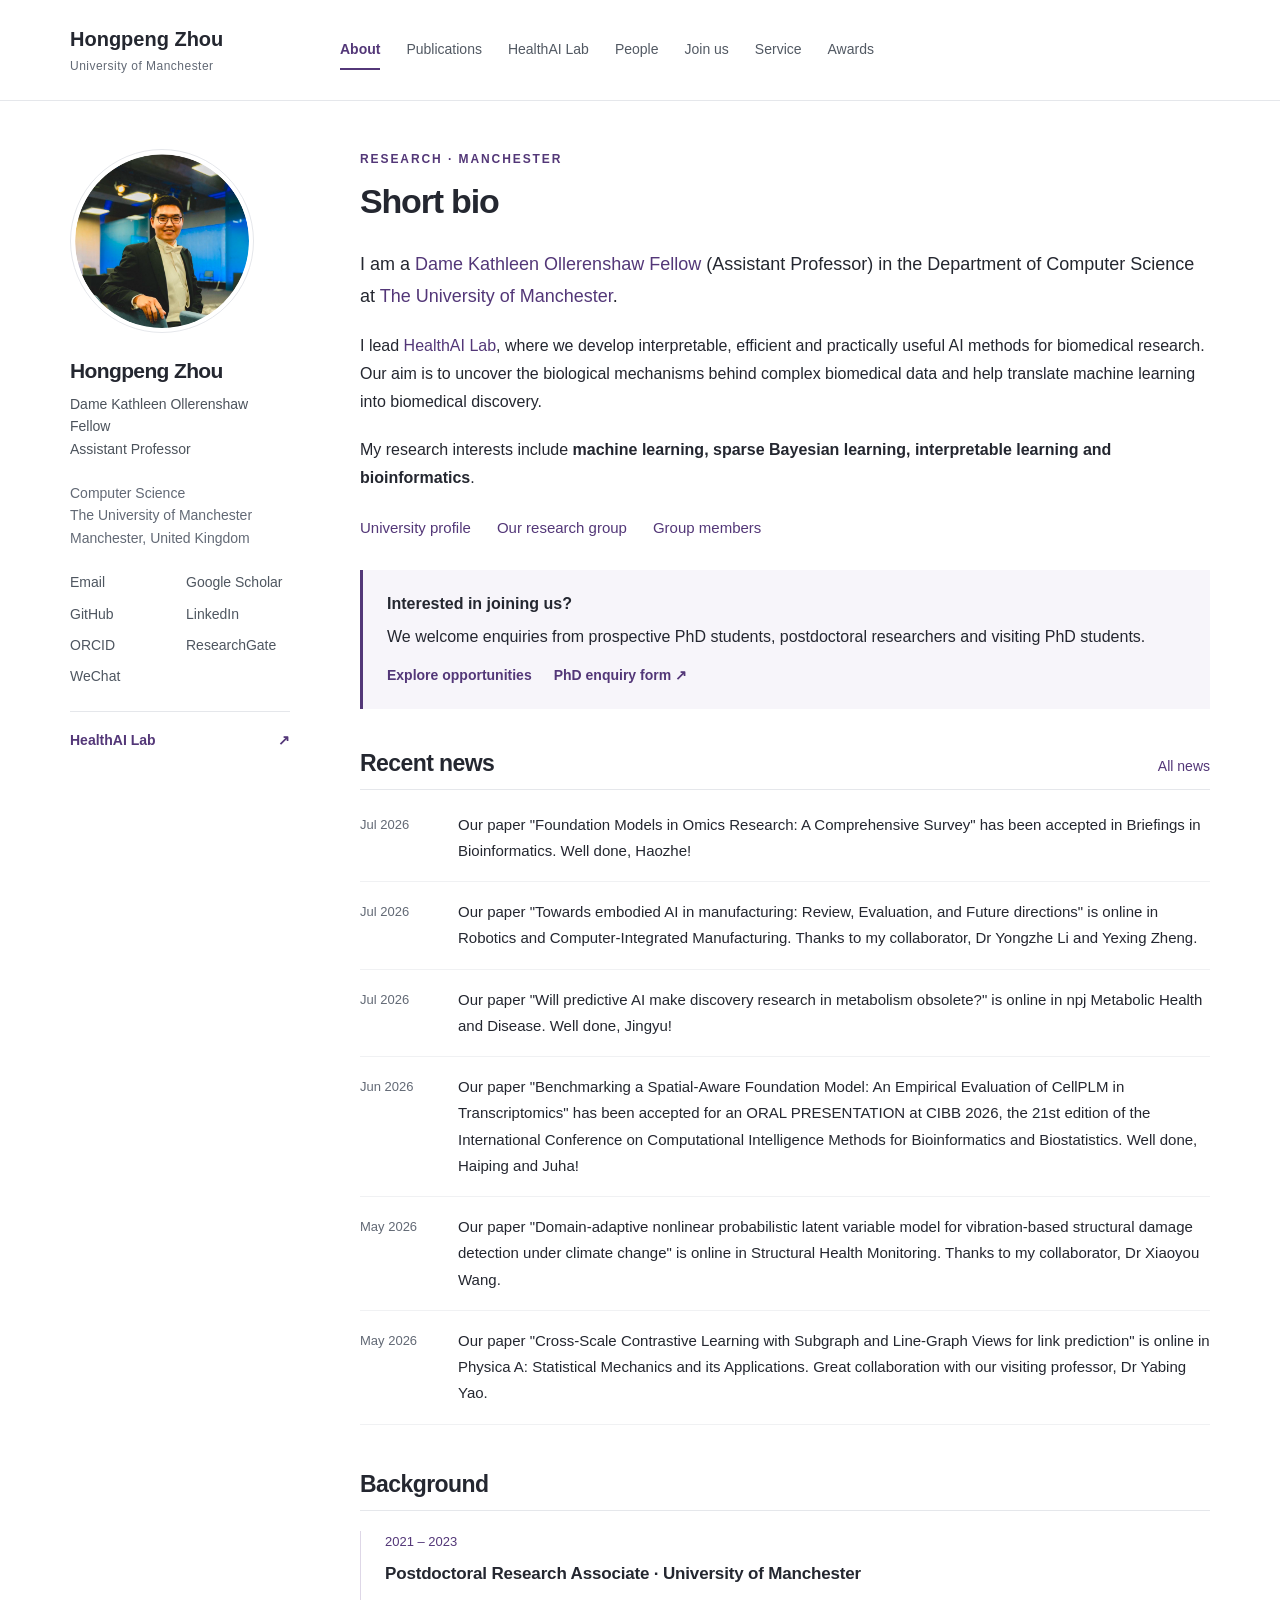
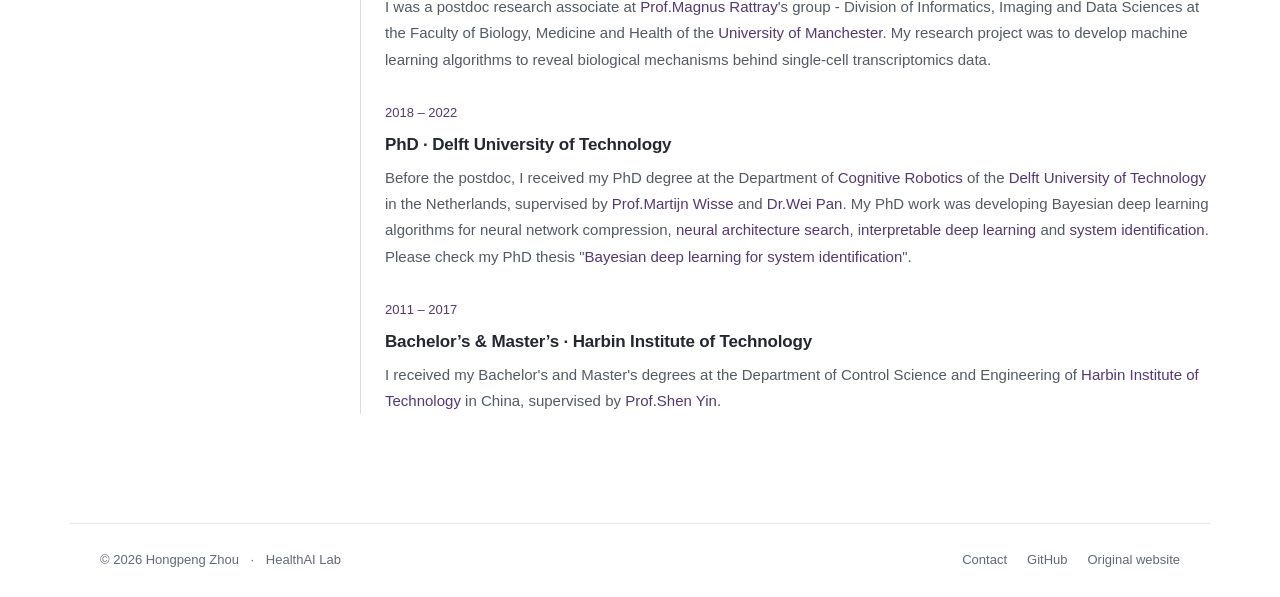
<file: index.html>
<!doctype html><html lang="en"><head><meta charset="utf-8"><meta name="viewport" content="width=device-width,initial-scale=1"><title>About me | Hongpeng Zhou</title><meta name="description" content="Hongpeng Zhou, Dame Kathleen Ollerenshaw Fellow at The University of Manchester. Machine learning, Bayesian learning, interpretable AI and bioinformatics."><meta name="theme-color" content="#4e357a"><link rel="icon" href="favicon.svg" type="image/svg+xml"><link rel="stylesheet" href="style.css"></head><body><a class="skip-link" href="#main">Skip to main content</a><header><div class="header-inner"><a class="brand" href="index.html">Hongpeng Zhou<span>University of Manchester</span></a><nav aria-label="Main navigation"><a href="index.html" aria-current="page">About</a><a href="publications.html">Publications</a><a href="lab.html">HealthAI Lab</a><a href="people.html">People</a><a href="join.html">Join us</a><a href="service.html">Service</a><a href="awards.html">Awards</a></nav></div></header><div class="layout"><aside class="profile"><img class="portrait" src="portrait.jpg" alt="Hongpeng Zhou" width="190" height="190"><h2>Hongpeng Zhou</h2><p class="role">Dame Kathleen Ollerenshaw Fellow<br>Assistant Professor</p><p class="location">Computer Science<br>The University of Manchester<br>Manchester, United Kingdom</p><div class="profile-links"><a href="mailto:hongpeng.zhou@manchester.ac.uk">Email</a><a href="https://scholar.google.com/citations?user=StuUN6wAAAAJ&amp;hl=en">Google Scholar</a><a href="https://github.com/hongpengzhou56">GitHub</a><a href="https://www.linkedin.com/in/hongpeng-zhou-302992130/">LinkedIn</a><a href="https://orcid.org/0000-0002-3894-0116">ORCID</a><a href="https://www.researchgate.net/profile/Zhou-Hongpeng-3">ResearchGate</a><a href="https://u.wechat.com/kKMdf4czhGB-gznAy5jOHSg">WeChat</a></div><a class="lab-link" href="lab.html">HealthAI Lab <span aria-hidden="true">↗</span></a></aside><main id="main"><div class="eyebrow">RESEARCH · MANCHESTER</div><h1>Short bio</h1><p class="intro">I am a <a href="https://research.manchester.ac.uk/en/persons/hongpeng-zhou/">Dame Kathleen Ollerenshaw Fellow</a> (Assistant Professor) in the Department of Computer Science at <a href="https://www.manchester.ac.uk/">The University of Manchester</a>.</p><p>I lead <a href="lab.html">HealthAI Lab</a>, where we develop interpretable, efficient and practically useful AI methods for biomedical research. Our aim is to uncover the biological mechanisms behind complex biomedical data and help translate machine learning into biomedical discovery.</p><p>My research interests include <strong>machine learning, sparse Bayesian learning, interpretable learning and bioinformatics</strong>.</p><div class="quick-links"><a href="https://research.manchester.ac.uk/en/persons/hongpeng-zhou/">University profile</a><a href="lab.html">Our research group</a><a href="people.html">Group members</a></div><div class="notice"><strong>Interested in joining us?</strong><p>We welcome enquiries from prospective PhD students, postdoctoral researchers and visiting PhD students.</p><a href="join.html">Explore opportunities</a><a href="https://forms.gle/Lb5VEhT4vzHMJL1q6">PhD enquiry form ↗</a></div><div class="section-heading"><h2>Recent news</h2><a href="news.html">All news</a></div><div class="news-list"><article class="news-item"><div class="news-date">Jul 2026</div><div>Our paper &quot;Foundation Models in Omics Research: A Comprehensive Survey&quot; has been accepted in Briefings in Bioinformatics. Well done, Haozhe!</div></article><article class="news-item"><div class="news-date">Jul 2026</div><div>Our paper &quot;Towards embodied AI in manufacturing: Review, Evaluation, and Future directions&quot; is online in Robotics and Computer-Integrated Manufacturing. Thanks to my collaborator, Dr Yongzhe Li and Yexing Zheng.</div></article><article class="news-item"><div class="news-date">Jul 2026</div><div>Our paper &quot;Will predictive AI make discovery research in metabolism obsolete?&quot; is online in npj Metabolic Health and Disease. Well done, Jingyu!</div></article><article class="news-item"><div class="news-date">Jun 2026</div><div>Our paper &quot;Benchmarking a Spatial-Aware Foundation Model: An Empirical Evaluation of CellPLM in Transcriptomics&quot; has been accepted for an ORAL PRESENTATION at CIBB 2026, the 21st edition of the International Conference on Computational Intelligence Methods for Bioinformatics and Biostatistics. Well done, Haiping and Juha!</div></article><article class="news-item"><div class="news-date">May 2026</div><div>Our paper &quot;Domain-adaptive nonlinear probabilistic latent variable model for vibration-based structural damage detection under climate change&quot; is online in Structural Health Monitoring. Thanks to my collaborator, Dr Xiaoyou Wang.</div></article><article class="news-item"><div class="news-date">May 2026</div><div>Our paper &quot;Cross-Scale Contrastive Learning with Subgraph and Line-Graph Views for link prediction&quot; is online in Physica A: Statistical Mechanics and its Applications. Great collaboration with our visiting professor, Dr Yabing Yao.</div></article></div><h2>Background</h2><div class="timeline"><article><div class="period">2021 – 2023</div><h3>Postdoctoral Research Associate · University of Manchester</h3><p>I was a postdoc research associate at <a href="https://research.manchester.ac.uk/en/persons/magnus.rattray">Prof.Magnus Rattray</a>&#x27;s group - Division of Informatics, Imaging and Data Sciences at the Faculty of Biology, Medicine and Health of the <a href="https://www.manchester.ac.uk/">University of Manchester</a>. My research project was to develop machine learning algorithms to reveal biological mechanisms behind single-cell transcriptomics data.</p></article><article><div class="period">2018 – 2022</div><h3>PhD · Delft University of Technology</h3><p>Before the postdoc, I received my PhD degree at the Department of <a href="https://www.tudelft.nl/index.php?id=21820&amp;L=1">Cognitive Robotics</a> of the <a href="https://www.tudelft.nl/en/">Delft University of Technology</a> in the Netherlands, supervised by <a href="https://www.tudelft.nl/staff/m.wisse/?cHash=41274e0e3907f9c9121d467c295c6c4d">Prof.Martijn Wisse</a> and <a href="https://panweihit.github.io/">Dr.Wei Pan</a>. My PhD work was developing Bayesian deep learning algorithms for neural network compression, <a href="https://arxiv.org/abs/1905.04919">neural architecture search</a>, i<a href="https://arxiv.org/abs/2206.00669">nterpretable deep learning</a> and <a href="https://www.sciencedirect.com/science/article/pii/S000510982200348X">system identification</a>. Please check my PhD thesis &quot;<a href="https://research.tudelft.nl/en/publications/bayesian-deep-learning-for-system-identification">Bayesian deep learning for system identification</a>&quot;.</p></article><article><div class="period">2011 – 2017</div><h3>Bachelor’s &amp; Master’s · Harbin Institute of Technology</h3><p>I received my Bachelor&#x27;s and Master&#x27;s degrees at the Department of Control Science and Engineering of <a href="http://en.hit.edu.cn/">Harbin Institute of Technology</a> in China, supervised by <a href="https://www.ntnu.edu/employees/shen.yin">Prof.Shen Yin.</a></p></article></div></main></div><footer><div>© 2026 Hongpeng Zhou <span>·</span> HealthAI Lab</div><div><a href="mailto:hongpeng.zhou@manchester.ac.uk">Contact</a><a href="https://github.com/hongpengzhou56/hongpengzhou56.github.io">GitHub</a><a href="https://www.hongpengzhou.com/">Original website</a></div></footer></body></html>
</file>
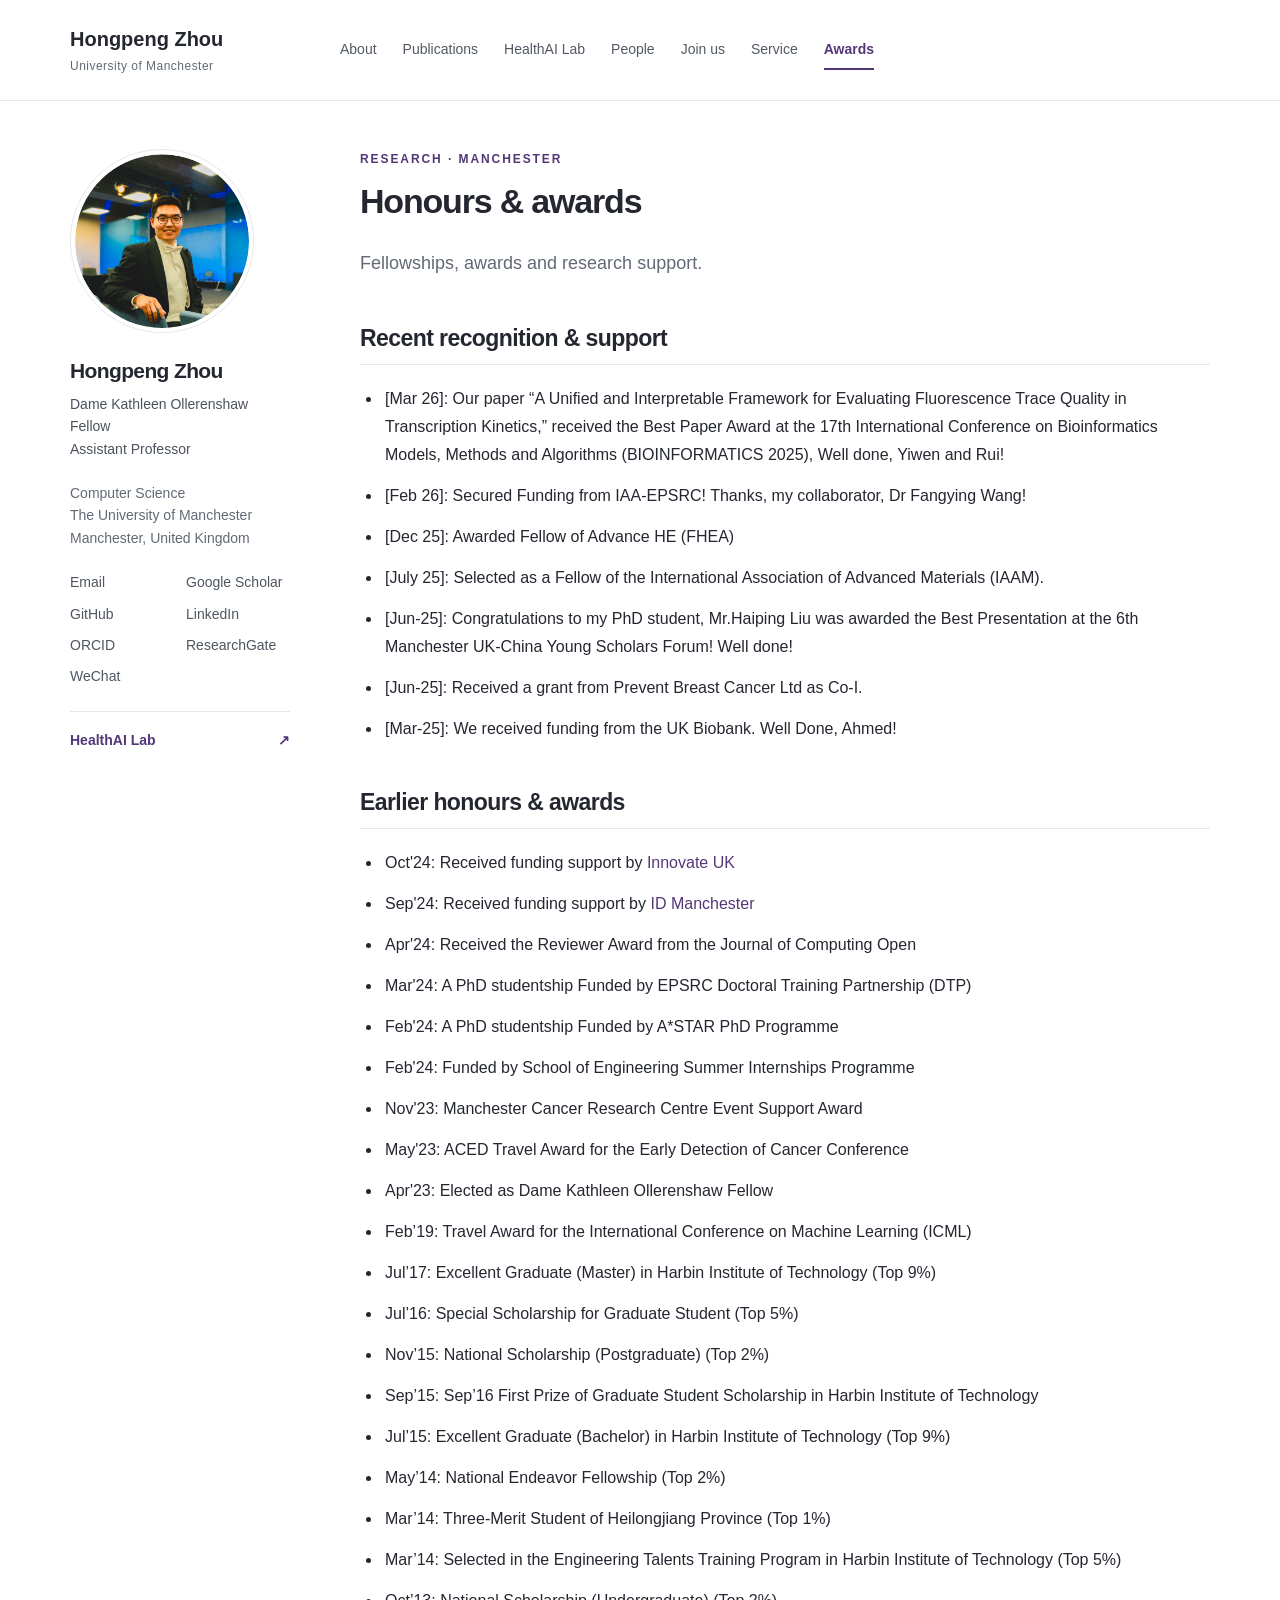
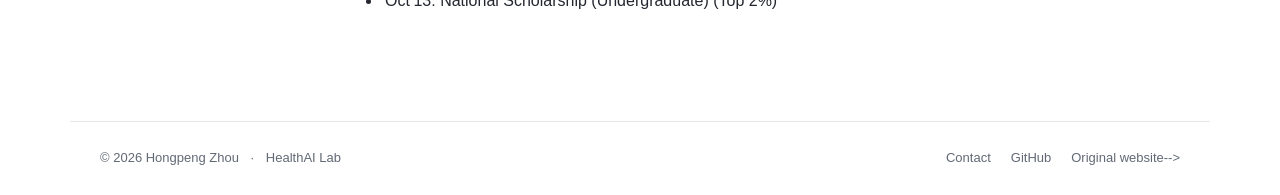
<file: awards.html>
<!doctype html>
<html lang="en">
<head>
    <meta charset="utf-8">
    <meta name="viewport" content="width=device-width,initial-scale=1">
    <title>Honours &amp; awards | Hongpeng Zhou</title>
    <meta name="description"
          content="Hongpeng Zhou, Dame Kathleen Ollerenshaw Fellow at The University of Manchester. Machine learning, Bayesian learning, interpretable AI and bioinformatics.">
    <meta name="theme-color" content="#4e357a">
    <link rel="icon" href="favicon.svg" type="image/svg+xml">
    <link rel="stylesheet" href="style.css">
</head>
<body><a class="skip-link" href="#main">Skip to main content</a>
<header>
    <div class="header-inner"><a class="brand" href="index.html">Hongpeng Zhou<span>University of Manchester</span></a>
        <nav aria-label="Main navigation"><a href="index.html">About</a><a href="publications.html">Publications</a><a
                href="lab.html">HealthAI Lab</a><a href="people.html">People</a><a href="join.html">Join us</a><a
                href="service.html">Service</a><a href="awards.html" aria-current="page">Awards</a></nav>
    </div>
</header>
<div class="layout">
    <aside class="profile"><img class="portrait" src="portrait.jpg" alt="Hongpeng Zhou" width="190" height="190">
        <h2>Hongpeng Zhou</h2>
        <p class="role">Dame Kathleen Ollerenshaw Fellow<br>Assistant Professor</p>
        <p class="location">Computer Science<br>The University of Manchester<br>Manchester, United Kingdom</p>
        <div class="profile-links"><a href="mailto:hongpeng.zhou@manchester.ac.uk">Email</a><a
                href="https://scholar.google.com/citations?user=StuUN6wAAAAJ&amp;hl=en">Google Scholar</a><a
                href="https://github.com/hongpengzhou56">GitHub</a><a
                href="https://www.linkedin.com/in/hongpeng-zhou-302992130/">LinkedIn</a><a
                href="https://orcid.org/0000-0002-3894-0116">ORCID</a><a
                href="https://www.researchgate.net/profile/Zhou-Hongpeng-3">ResearchGate</a><a
                href="https://u.wechat.com/kKMdf4czhGB-gznAy5jOHSg">WeChat</a></div>
        <a class="lab-link" href="lab.html">HealthAI Lab <span aria-hidden="true">↗</span></a></aside>
    <main id="main">
        <div class="eyebrow">RESEARCH · MANCHESTER</div>
        <h1>Honours &amp; awards</h1>
        <p class="lede">Fellowships, awards and research support.</p>
        <h2>Recent recognition &amp; support</h2>
        <ul class="entries">
            <li>[Mar 26]: Our paper “A Unified and Interpretable Framework for Evaluating Fluorescence Trace Quality in
                Transcription Kinetics,” received the Best Paper Award at the 17th International Conference on
                Bioinformatics Models, Methods and Algorithms (BIOINFORMATICS 2025), Well done, Yiwen and Rui!
            </li>
            <li>[Feb 26]: Secured Funding from IAA-EPSRC! Thanks, my collaborator, Dr Fangying Wang!</li>
            <li>[Dec 25]: Awarded Fellow of Advance HE (FHEA)</li>
            <li>[July 25]: Selected as a Fellow of the International Association of Advanced Materials (IAAM).</li>
            <li>[Jun-25]: Congratulations to my PhD student, Mr.Haiping Liu was awarded the Best Presentation at the 6th
                Manchester UK-China Young Scholars Forum! Well done!
            </li>
            <li>[Jun-25]: Received a grant from Prevent Breast Cancer Ltd as Co-I.</li>
            <li>[Mar-25]: We received funding from the UK Biobank. Well Done, Ahmed!</li>
        </ul>
        <h2>Earlier honours &amp; awards</h2>
        <ul class="entries">
            <li>Oct&#x27;24: Received funding support by <a href="https://www.ukri.org/councils/innovate-uk/">Innovate
                UK</a></li>
            <li>Sep&#x27;24: Received funding support by <a href="https://www.id-manchester.com/">ID Manchester</a></li>
            <li>Apr&#x27;24: Received the Reviewer Award from the Journal of Computing Open</li>
            <li>Mar&#x27;24: A PhD studentship Funded by EPSRC Doctoral Training Partnership (DTP)</li>
            <li>Feb&#x27;24: A PhD studentship Funded by A*STAR PhD Programme</li>
            <li>Feb&#x27;24: Funded by School of Engineering Summer Internships Programme</li>
            <li>Nov&#x27;23: Manchester Cancer Research Centre Event Support Award</li>
            <li>May&#x27;23: ACED Travel Award for the Early Detection of Cancer Conference</li>
            <li>Apr&#x27;23: Elected as Dame Kathleen Ollerenshaw Fellow</li>
<!--            <li>Jul’19: Travel Award for BMW Summer School</li>-->
            <li>Feb’19: Travel Award for the International Conference on Machine Learning (ICML)</li>
            <li>Jul’17: Excellent Graduate (Master) in Harbin Institute of Technology (Top 9%)</li>
            <li>Jul’16: Special Scholarship for Graduate Student (Top 5%)</li>
            <li>Nov’15: National Scholarship (Postgraduate) (Top 2%)</li>
            <li>Sep’15: Sep’16 First Prize of Graduate Student Scholarship in Harbin Institute of Technology</li>
            <li>Jul’15: Excellent Graduate (Bachelor) in Harbin Institute of Technology (Top 9%)</li>
            <li>May’14: National Endeavor Fellowship (Top 2%)</li>
            <li>Mar’14: Three-Merit Student of Heilongjiang Province (Top 1%)</li>
            <li>Mar’14: Selected in the Engineering Talents Training Program in Harbin Institute of Technology (Top
                5%)
            </li>
            <li>Oct’13: National Scholarship (Undergraduate) (Top 2%)</li>
<!--            <li>May’13: Xingmei Scholarship in 2013 (Top 5%)</li>-->
        </ul>
    </main>
</div>
<footer>
    <div>© 2026 Hongpeng Zhou <span>·</span> HealthAI Lab</div>
    <div><a href="mailto:hongpeng.zhou@manchester.ac.uk">Contact</a><a
            href="https://github.com/hongpengzhou56/hongpengzhou56.github.io">GitHub</a><a
<!--            href="https://www.hongpengzhou.com/">Original website</a>-->
    </div>
</footer>
</body>
</html>
</file>
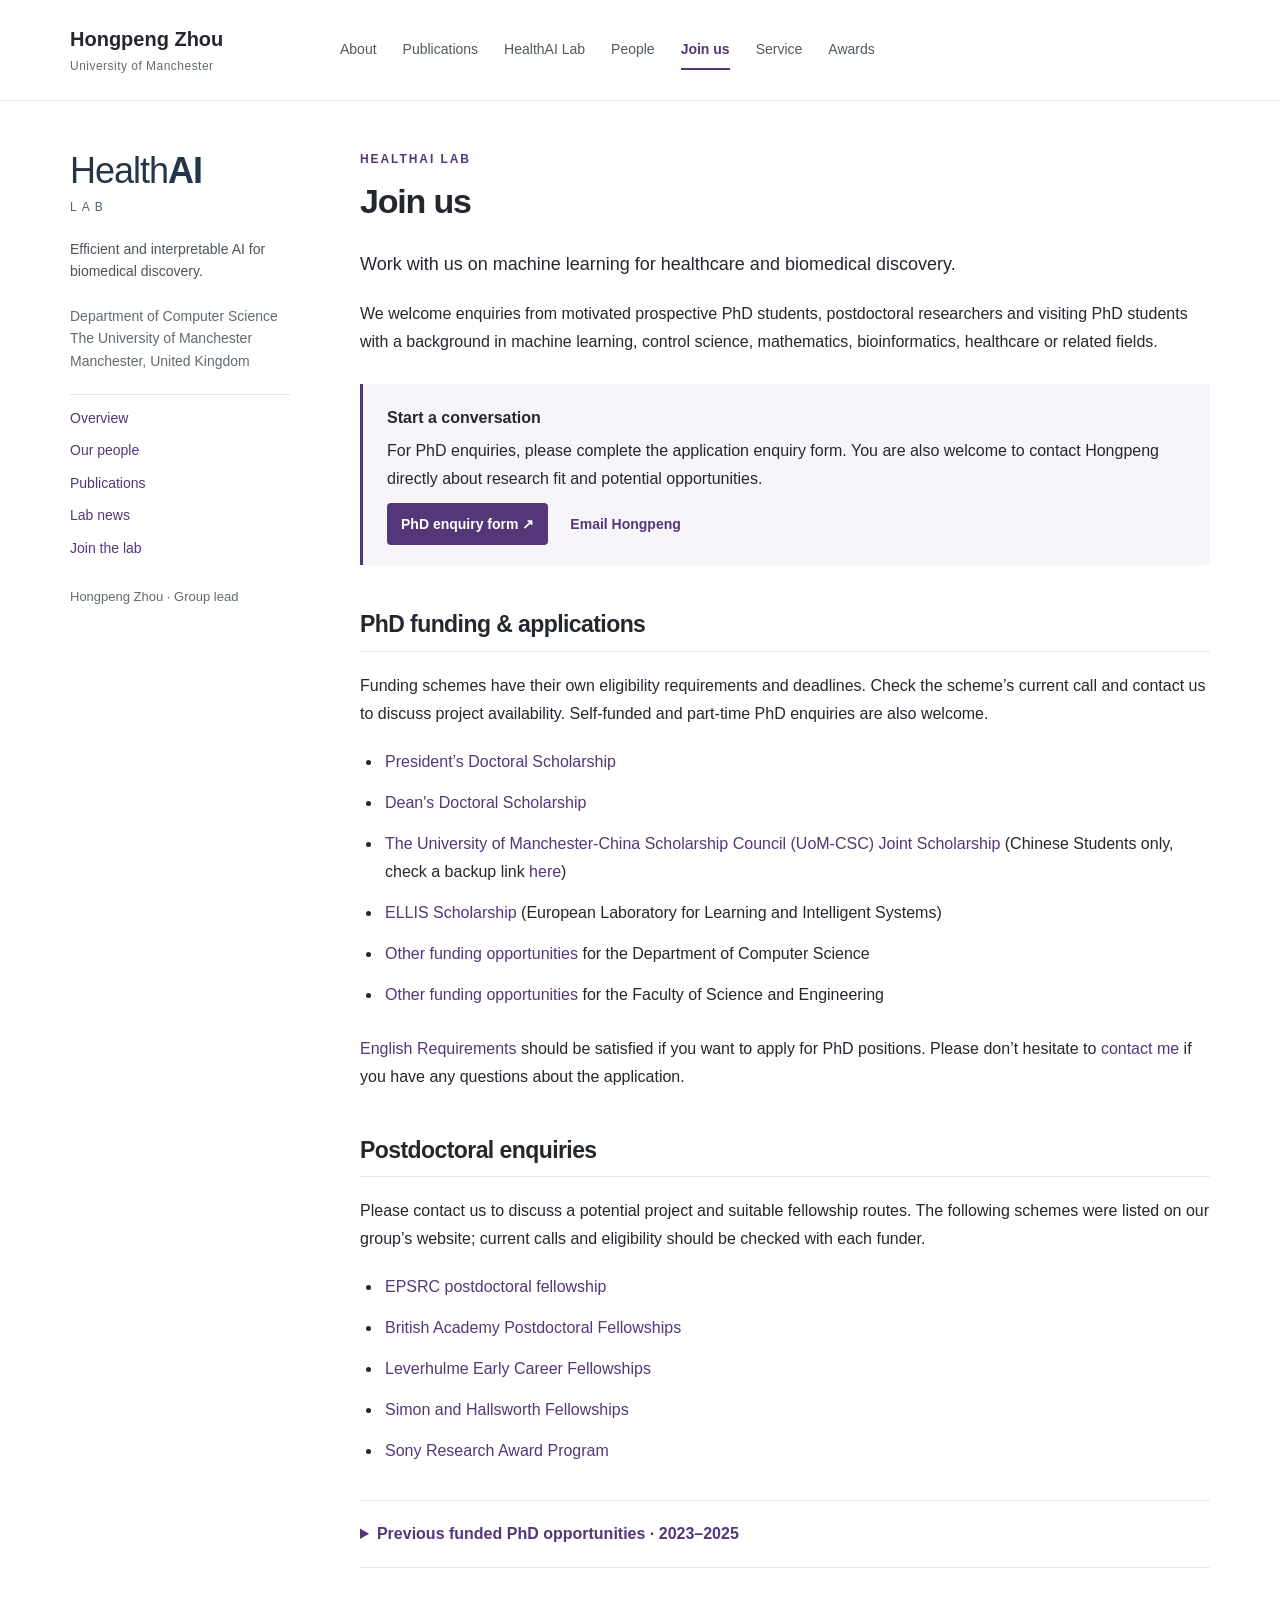
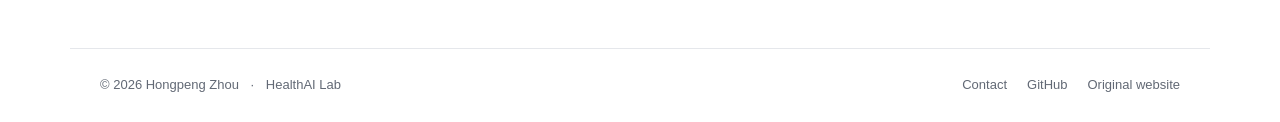
<file: join.html>
<!doctype html><html lang="en"><head><meta charset="utf-8"><meta name="viewport" content="width=device-width,initial-scale=1"><title>Join us | Hongpeng Zhou</title><meta name="description" content="Hongpeng Zhou, Dame Kathleen Ollerenshaw Fellow at The University of Manchester. Machine learning, Bayesian learning, interpretable AI and bioinformatics."><meta name="theme-color" content="#4e357a"><link rel="icon" href="favicon.svg" type="image/svg+xml"><link rel="stylesheet" href="style.css?v=healthai-2"></head><body><a class="skip-link" href="#main">Skip to main content</a><header><div class="header-inner"><a class="brand" href="index.html">Hongpeng Zhou<span>University of Manchester</span></a><nav aria-label="Main navigation"><a href="index.html">About</a><a href="publications.html">Publications</a><a href="lab.html">HealthAI Lab</a><a href="people.html">People</a><a href="join.html" aria-current="page">Join us</a><a href="service.html">Service</a><a href="awards.html">Awards</a></nav></div></header><div class="layout"><aside class="profile lab-profile"><a class="healthai-logo" href="lab.html" aria-label="HealthAI Lab home" style="display:block;width:auto;height:auto;border:0;border-radius:0;background:transparent;color:#23364a;text-decoration:none;padding:0 0 22px;grid-column:1 / -1;grid-row:auto"><span style="display:block;font-size:36px;font-weight:400;letter-spacing:-1px;line-height:1.2">Health<strong style="font-weight:750">AI</strong></span><span style="display:block;margin-top:7px;font-size:12px;letter-spacing:5px;line-height:1.4;color:#526173">LAB</span></a><p class="role">Efficient and interpretable AI for biomedical discovery.</p><p class="location">Department of Computer Science<br>The University of Manchester<br>Manchester, United Kingdom</p><nav class="lab-menu" aria-label="Lab navigation"><a href="lab.html">Overview</a><a href="people.html">Our people</a><a href="publications.html">Publications</a><a href="news.html">Lab news</a><a href="join.html">Join the lab</a></nav><a class="profile-back" href="index.html">Hongpeng Zhou · Group lead</a></aside><main id="main"><div class="eyebrow">HEALTHAI LAB</div><h1>Join us</h1><p class="intro">Work with us on machine learning for healthcare and biomedical discovery.</p><p>We welcome enquiries from motivated prospective PhD students, postdoctoral researchers and visiting PhD students with a background in machine learning, control science, mathematics, bioinformatics, healthcare or related fields.</p><div class="notice"><strong>Start a conversation</strong><p>For PhD enquiries, please complete the application enquiry form. You are also welcome to contact Hongpeng directly about research fit and potential opportunities.</p><a class="button" href="https://forms.gle/Lb5VEhT4vzHMJL1q6">PhD enquiry form ↗</a><a href="mailto:hongpeng.zhou@manchester.ac.uk">Email Hongpeng</a></div><h2>PhD funding &amp; applications</h2><p>Funding schemes have their own eligibility requirements and deadlines. Check the scheme’s current call and contact us to discuss project availability. Self-funded and part-time PhD enquiries are also welcome.</p><ul class="entries"><li><a href="https://www.se.manchester.ac.uk/phds-science-engineering/funding/presidents-doctoral-scholarship/">President’s Doctoral Scholarship</a></li><li><a href="https://www.se.manchester.ac.uk/phds-science-engineering/funding/deans-doctoral-scholarship/">Dean&#x27;s Doctoral Scholarship</a></li><li><a href="https://www.se.manchester.ac.uk/phds-science-engineering/display/?id=00000467">The University of Manchester-China Scholarship Council (UoM-CSC) Joint Scholarship</a> (Chinese Students only, check a backup link <a href="https://www.manchester.ac.uk/study/international/country-specific-information/china-mainland/scholarships/#country-profile">here</a>)</li><li><a href="https://ellis.eu/phd-postdoc">ELLIS Scholarship</a> (European Laboratory for Learning and Intelligent Systems)</li><li><a href="https://www.cs.manchester.ac.uk/study/postgraduate-research/funding/">Other funding opportunities</a> for the Department of Computer Science</li><li><a href="https://www.se.manchester.ac.uk/study/postgraduate-research/fees-and-funding/search-for-funding/">Other funding opportunities</a> for the Faculty of Science and Engineering</li></ul><p><a href="https://www.manchester.ac.uk/study/postgraduate-research/programmes/list/02954/phd-computer-science/entry-requirements/#course-profile">English Requirements</a> should be satisfied if you want to apply for PhD positions. Please don’t hesitate to <a href="mailto:hongpeng.zhou@manchester.ac.uk">contact me</a> if you have any questions about the application.</p><h2>Postdoctoral enquiries</h2><p>Please contact us to discuss a potential project and suitable fellowship routes. The following schemes were listed on our group’s website; current calls and eligibility should be checked with each funder.</p><ul class="entries"><li><a href="https://www.ukri.org/opportunity/epsrc-responsive-mode-postdoctoral-fellowship/">EPSRC postdoctoral fellowship</a></li><li><a href="https://www.alc.manchester.ac.uk/music/research/postdoctoral-opportunities/british-academy-postdoctoral-fellowships/">British Academy Postdoctoral Fellowships</a></li><li><a href="https://www.alc.manchester.ac.uk/music/research/postdoctoral-opportunities/leverhulme-fellowships/">Leverhulme Early Career Fellowships</a></li><li><a href="https://www.humanities.manchester.ac.uk/research/funding/simon-hallsworth-fellowships/">Simon and Hallsworth Fellowships</a></li><li><a href="https://www.sony.com/en/SonyInfo/research-award-program/">Sony Research Award Program</a></li></ul><details><summary>Previous funded PhD opportunities · 2023–2025</summary><p class="muted">Historical project announcements, retained for reference. These are not a list of currently open positions.</p><ul class="entries"><li>[2024/2025]: One PhD position funded by <a href="https://www.manchester.ac.uk/study/postgraduate-research/golden/melbourne/">Manchester-Melbourne Call for Jointly PhD Awarded</a>, Co-supervised with <a href="https://findanexpert.unimelb.edu.au/profile/818502-magda-montgomery">Dr Magda Montgomery</a> from The University of Melbourne</li><li>[2024/2025]: Three PhD positions funded (worldwide) by Bicentenary PhD projects: 1) <a href="https://www.findaphd.com/phds/project/bicentenary-multimodal-ai-methods-for-spatial-omics-data-to-characterise-tumour-microenvironments/?p178904">Multimodal AI methods for spatial omics data to characterise tumour microenvironments</a>; 2) <a href="https://www.findaphd.com/phds/project/bicentenary-understanding-ethnic-differences-in-breast-biology-to-improve-prevention-and-early-detection-of-cancer-in-black-women/?p178928">Understanding ethnic differences in breast biology to improve prevention and early detection of cancer in Black women</a>; 3) <a href="https://www.findaphd.com/phds/project/bicentenary-investigate-signaling-dysregulation-in-diabetic-heart-and-provide-insight-into-precision-diagnosis-and-treatment-of-hfpef/?p178988">Investigate signalling dysregulation in diabetic heart and provide insight into precision diagnosis and treatment of HFpEF</a>.</li><li>[2024/2025]: One PhD position funded by <a href="https://ai-decisions-cdt.github.io/hugo-pages/#about">UKRI AI Center for Doctoral Training (CDT)</a> - &quot;<a href="https://www.findaphd.com/phds/project/employing-spiking-neural-networks-to-unravel-spatio-temporal-dynamics-of-gene-regulatory-networks-using-spatial-transcriptomics-data/?p176838">Employing Spiking Neural Networks to Unravel Spatio-temporal Dynamics of Gene Regulatory Networks using Spatial Transcriptomics Data</a>&quot;</li><li>[2023/2024] One PhD position funded by <a href="https://www.se.manchester.ac.uk/phds-science-engineering/funding/doctoral-training-partnership/">EPSRC Doctoral Training Partnership (DTP)</a></li><li>[2023/2024] <a href="https://ai-decisions-cdt.github.io/hugo-pages/talk/2024_breastcancer_zhou_rattray_astley/">One PhD position</a> funded by <a href="https://ai-decisions-cdt.github.io/hugo-pages/#about">UKRI AI CDT in Decision Making for Complex Systems</a></li><li>[2023/2024] <a href="https://www.cs.manchester.ac.uk/study/postgraduate-research/research-projects/description/?projectid=36646">One PhD position</a> funded by the DKO fellowship</li><li>[2023/2024] One PhD position funded by the <a href="https://www.bmh.manchester.ac.uk/study/research/funding-fees/funded-programmes/astar/">A*Star PhD Programme</a></li></ul></details></main></div><footer><div>© 2026 Hongpeng Zhou <span>·</span> HealthAI Lab</div><div><a href="mailto:hongpeng.zhou@manchester.ac.uk">Contact</a><a href="https://github.com/hongpengzhou56/hongpengzhou56.github.io">GitHub</a><a href="https://www.hongpengzhou.com/">Original website</a></div></footer></body></html>
</file>
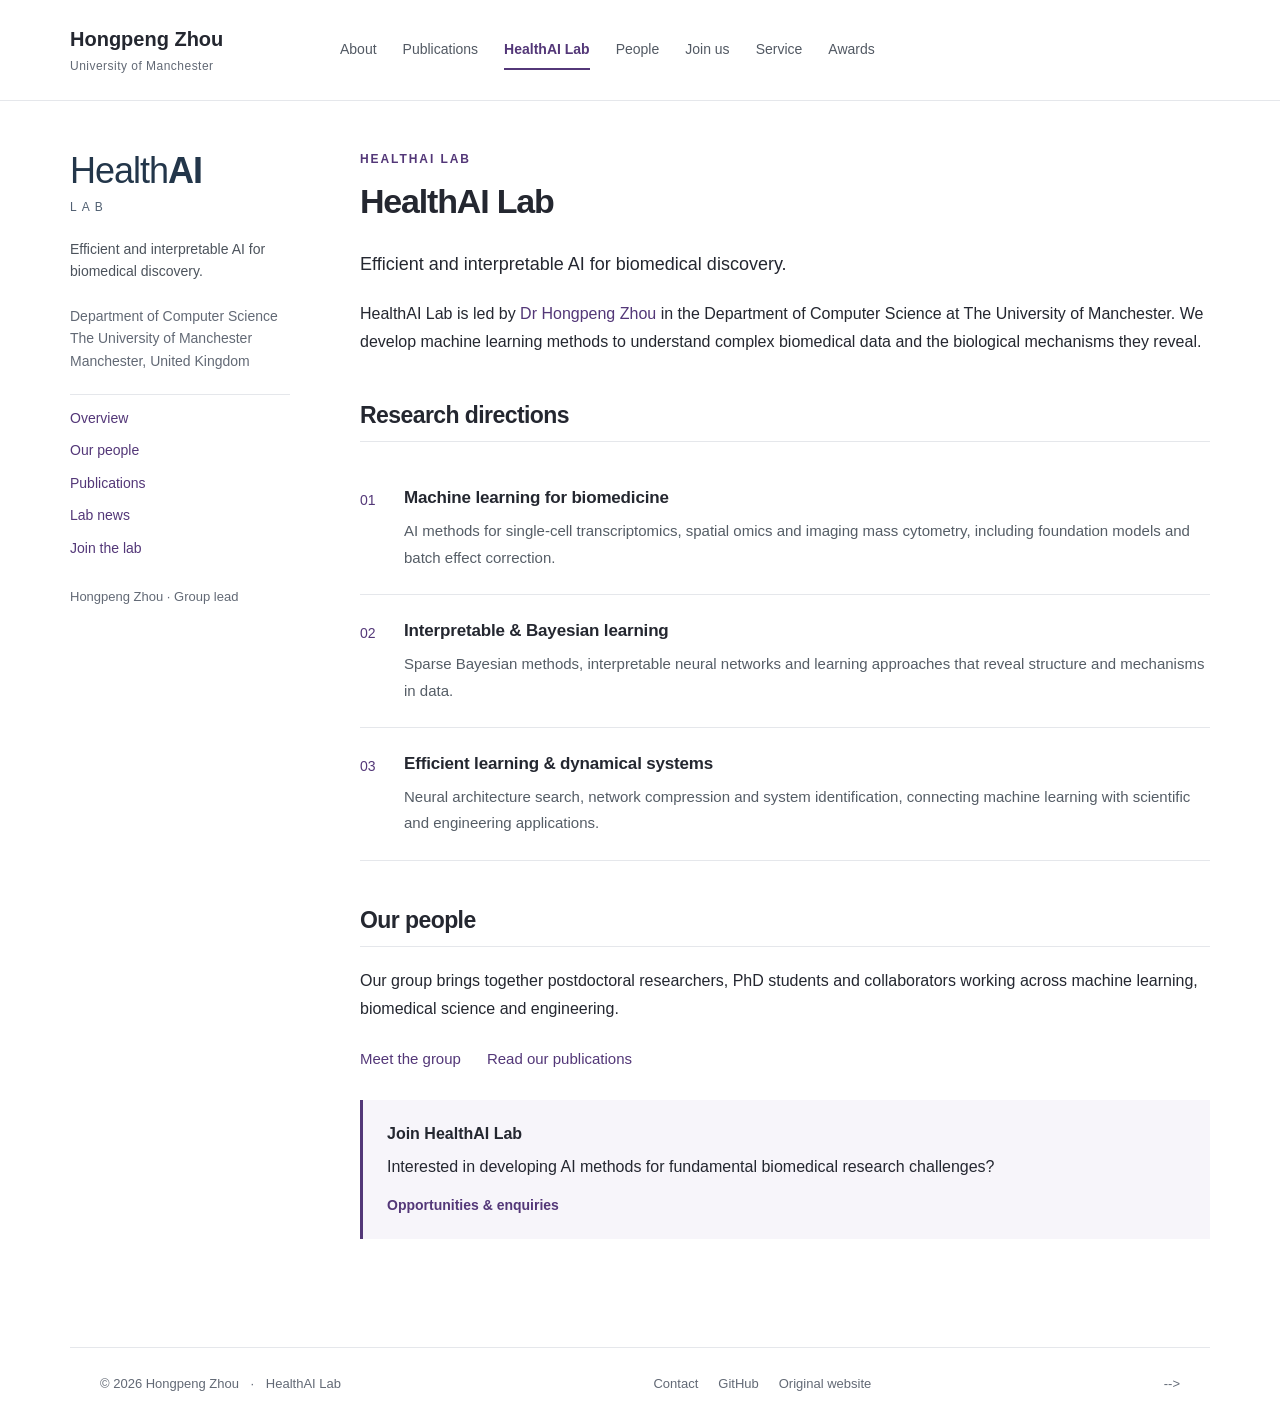
<file: lab.html>
<!doctype html>
<html lang="en">
<head>
    <meta charset="utf-8">
    <meta name="viewport" content="width=device-width,initial-scale=1">
    <title>HealthAI Lab | Hongpeng Zhou</title>
    <meta name="description"
          content="HealthAI Lab at The University of Manchester, led by Hongpeng Zhou. Efficient and interpretable AI for biomedical discovery.">
    <meta name="theme-color" content="#4e357a">
    <link rel="icon" href="favicon.svg" type="image/svg+xml">
    <link rel="stylesheet" href="style.css?v=healthai-2">
</head>
<body><a class="skip-link" href="#main">Skip to main content</a>
<header>
    <div class="header-inner"><a class="brand" href="index.html">Hongpeng Zhou<span>University of Manchester</span></a>
        <nav aria-label="Main navigation"><a href="index.html">About</a><a href="publications.html">Publications</a><a
                href="lab.html" aria-current="page">HealthAI Lab</a><a href="people.html">People</a><a
                href="join.html">Join us</a><a href="service.html">Service</a><a href="awards.html">Awards</a></nav>
    </div>
</header>
<div class="layout">
    <aside class="profile lab-profile"><a class="healthai-logo" href="lab.html" aria-label="HealthAI Lab home" style="display:block;width:auto;height:auto;border:0;border-radius:0;background:transparent;color:#23364a;text-decoration:none;padding:0 0 22px;grid-column:1 / -1;grid-row:auto"><span style="display:block;font-size:36px;font-weight:400;letter-spacing:-1px;line-height:1.2">Health<strong style="font-weight:750">AI</strong></span><span style="display:block;margin-top:7px;font-size:12px;letter-spacing:5px;line-height:1.4;color:#526173">LAB</span></a>
        <p class="role">Efficient and interpretable AI for biomedical discovery.</p>
        <p class="location">Department of Computer Science<br>The University of Manchester<br>Manchester, United Kingdom
        </p>
        <nav class="lab-menu" aria-label="Lab navigation"><a href="lab.html">Overview</a><a href="people.html">Our
            people</a><a href="publications.html">Publications</a><a href="news.html">Lab news</a><a href="join.html">Join
            the lab</a></nav>
        <a class="profile-back" href="index.html">Hongpeng Zhou · Group lead</a></aside>
    <main id="main">
        <div class="eyebrow">HEALTHAI LAB</div>
        <h1>HealthAI Lab</h1>
        <p class="intro">Efficient and interpretable AI for biomedical discovery.</p>
        <p>HealthAI Lab is led by <a href="index.html">Dr Hongpeng Zhou</a> in the Department of Computer Science at
            The University of Manchester. We develop machine learning methods to understand complex biomedical data and
            the biological mechanisms they reveal.</p>
        <h2>Research directions</h2>
        <div class="research-list">
            <article><span class="number">01</span>
                <div><h3>Machine learning for biomedicine</h3>
                    <p>AI methods for single-cell transcriptomics, spatial omics and imaging mass cytometry, including
                        foundation models and batch effect correction.</p></div>
            </article>
            <article><span class="number">02</span>
                <div><h3>Interpretable &amp; Bayesian learning</h3>
                    <p>Sparse Bayesian methods, interpretable neural networks and learning approaches that reveal
                        structure and mechanisms in data.</p></div>
            </article>
            <article><span class="number">03</span>
                <div><h3>Efficient learning &amp; dynamical systems</h3>
                    <p>Neural architecture search, network compression and system identification, connecting machine
                        learning with scientific and engineering applications.</p></div>
            </article>
        </div>
        <h2>Our people</h2>
        <p>Our group brings together postdoctoral researchers, PhD students and collaborators working across machine
            learning, biomedical science and engineering.</p>
        <div class="quick-links"><a href="people.html">Meet the group</a><a href="publications.html">Read our
            publications</a></div>
        <div class="notice"><strong>Join HealthAI Lab</strong>
            <p>Interested in developing AI methods for fundamental biomedical research challenges?</p><a
                    href="join.html">Opportunities &amp; enquiries</a></div>
<!--        <div class="section-heading"><h2>Latest from the lab</h2><a href="news.html">All news</a></div>-->
<!--        <div class="news-list">-->
<!--            <article class="news-item">-->
<!--                <div class="news-date">Jul 2026</div>-->
<!--                <div>Our paper &quot;Foundation Models in Omics Research: A Comprehensive Survey&quot; has been accepted-->
<!--                    in Briefings in Bioinformatics. Well done, Haozhe!-->
<!--                </div>-->
<!--            </article>-->
<!--            <article class="news-item">-->
<!--                <div class="news-date">Jul 2026</div>-->
<!--                <div>Our paper &quot;Towards embodied AI in manufacturing: Review, Evaluation, and Future directions&quot;-->
<!--                    is online in Robotics and Computer-Integrated Manufacturing. Thanks to my collaborator, Dr Yongzhe-->
<!--                    Li and Yexing Zheng.-->
<!--                </div>-->
<!--            </article>-->
<!--            <article class="news-item">-->
<!--                <div class="news-date">Jul 2026</div>-->
<!--                <div>Our paper &quot;Will predictive AI make discovery research in metabolism obsolete?&quot; is online-->
<!--                    in npj Metabolic Health and Disease. Well done, Jingyu!-->
<!--                </div>-->
<!--            </article>-->
<!--            <article class="news-item">-->
<!--                <div class="news-date">Jun 2026</div>-->
<!--                <div>Our paper &quot;Benchmarking a Spatial-Aware Foundation Model: An Empirical Evaluation of CellPLM-->
<!--                    in Transcriptomics&quot; has been accepted for an ORAL PRESENTATION at CIBB 2026, the 21st edition-->
<!--                    of the International Conference on Computational Intelligence Methods for Bioinformatics and-->
<!--                    Biostatistics. Well done, Haiping and Juha!-->
<!--                </div>-->
<!--            </article>-->
<!--        </div>-->
    </main>
</div>
<footer>
    <div>© 2026 Hongpeng Zhou <span>·</span> HealthAI Lab</div>
    <div><a href="mailto:hongpeng.zhou@manchester.ac.uk">Contact</a><a
            href="https://github.com/hongpengzhou56/hongpengzhou56.github.io">GitHub</a><a
<!--            href="https://www.hongpengzhou.com/">Original website</a></div>-->
</footer>
</body>
</html>
</file>
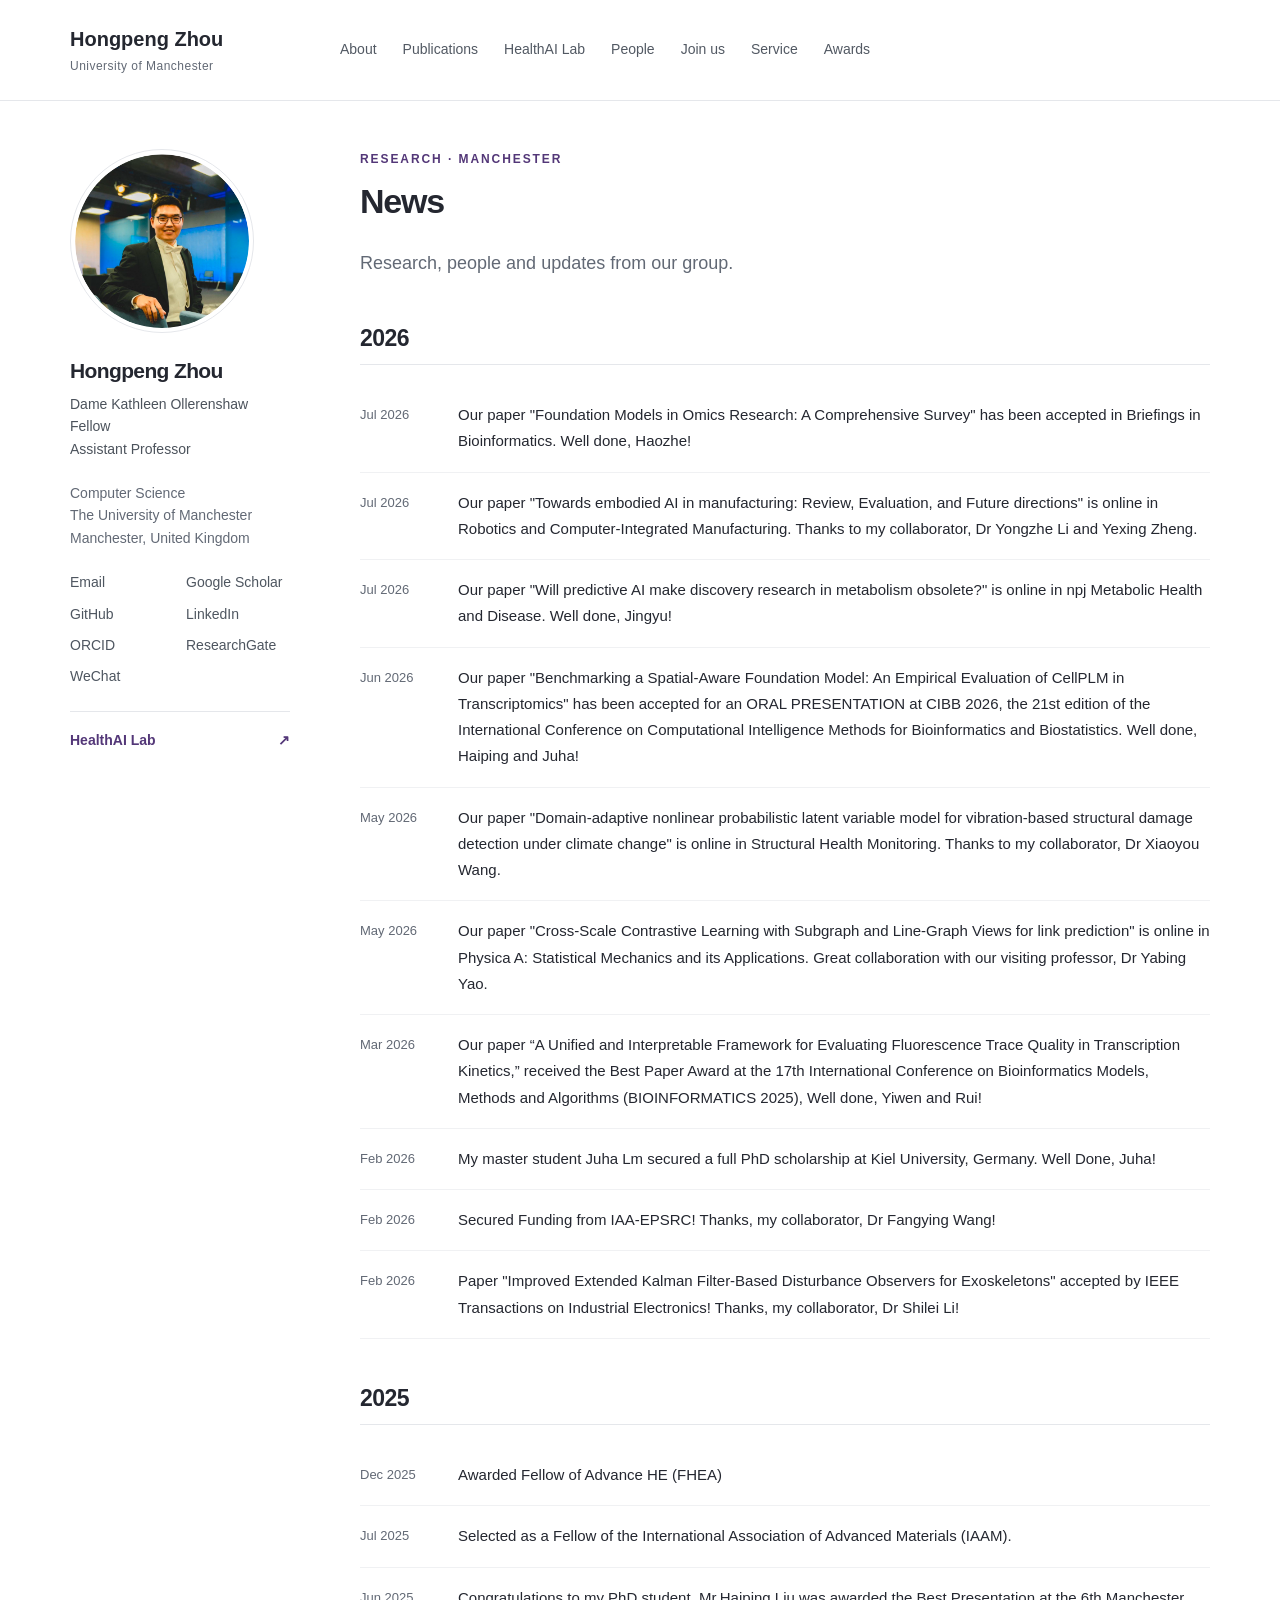
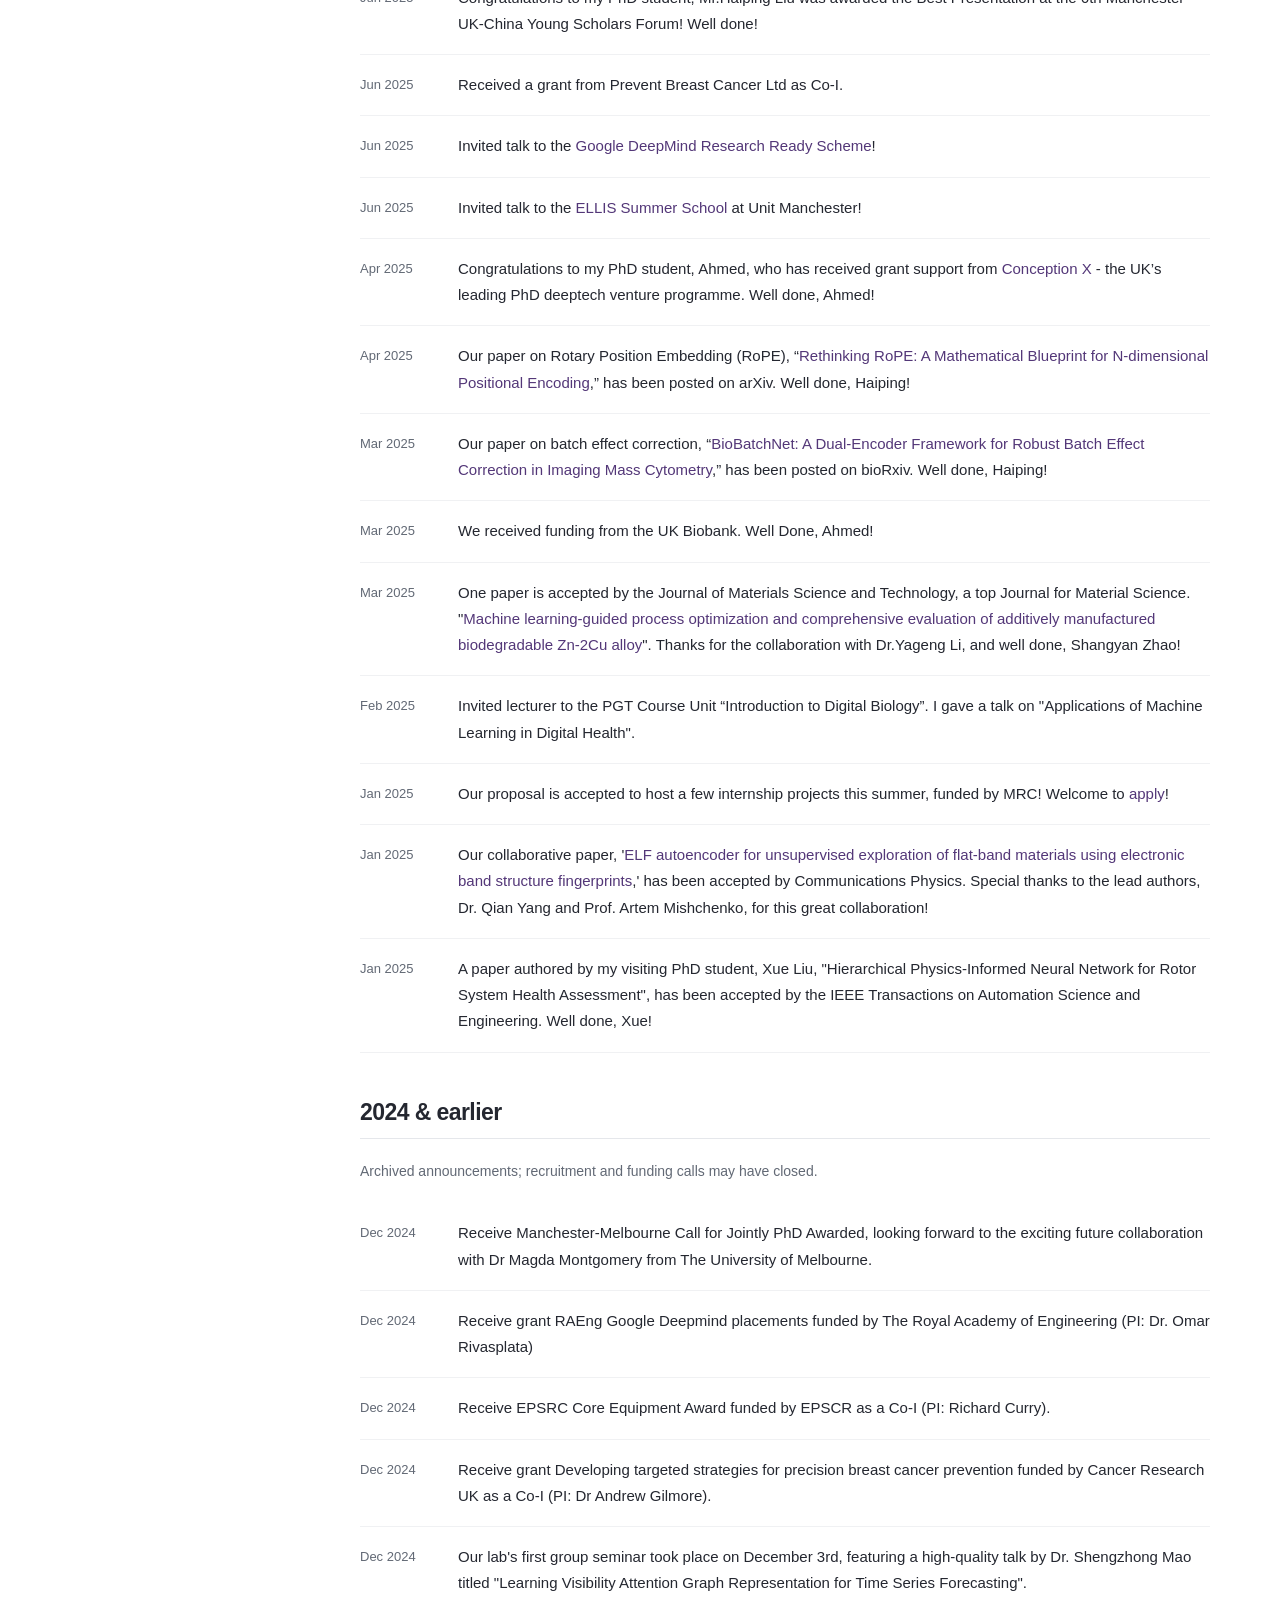
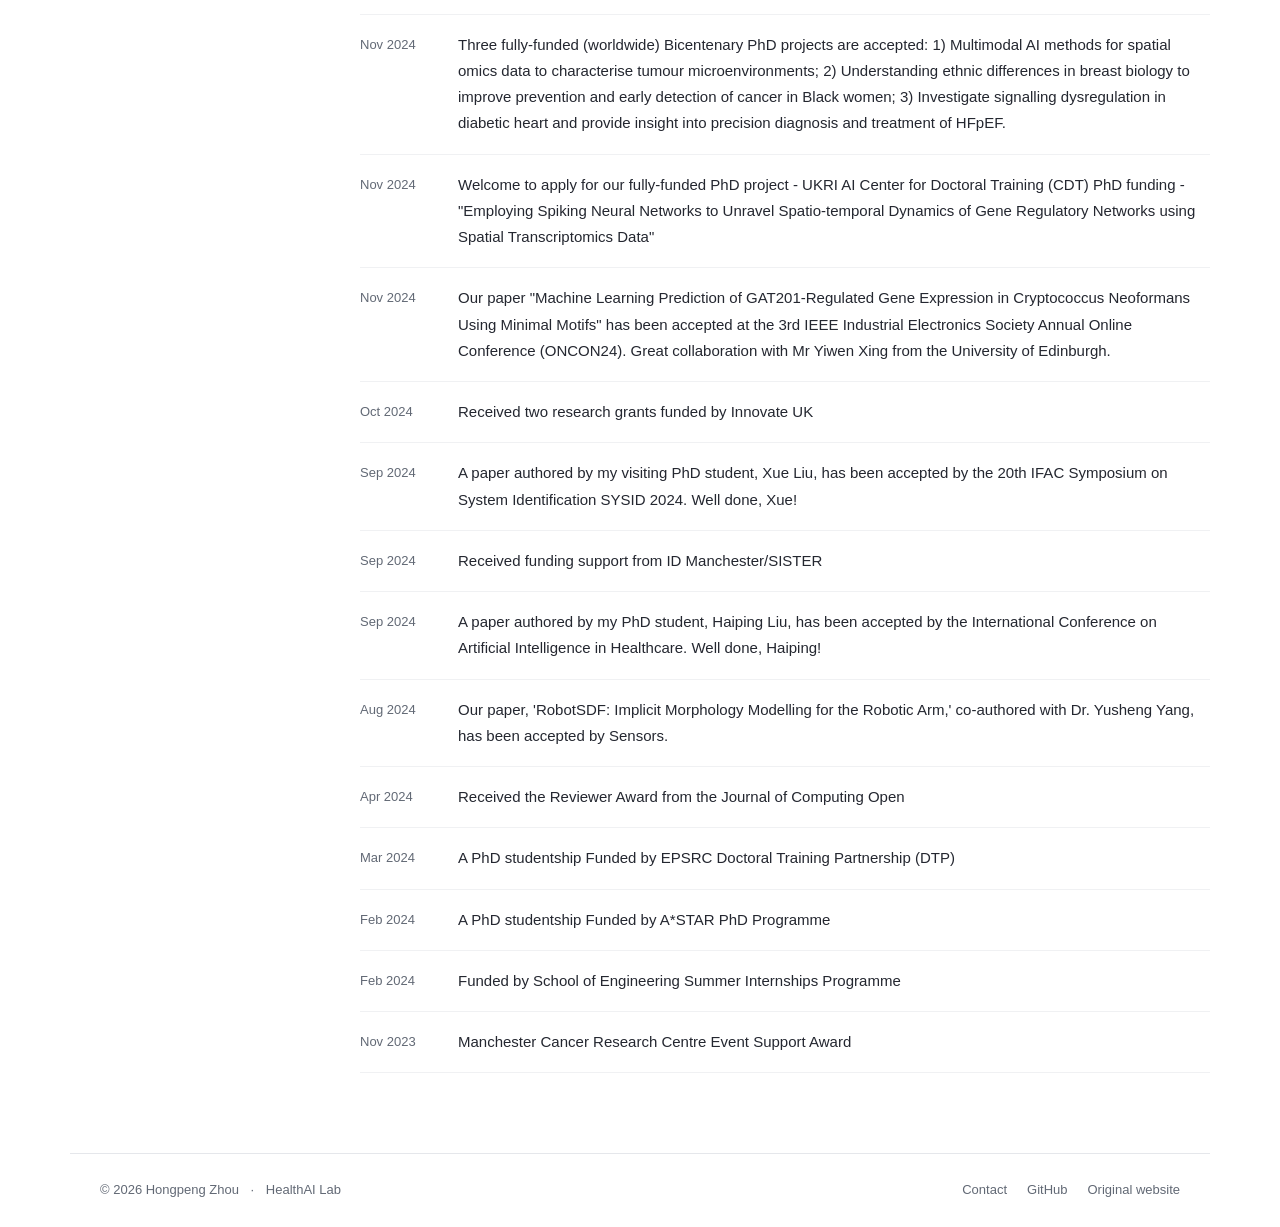
<file: news.html>
<!doctype html><html lang="en"><head><meta charset="utf-8"><meta name="viewport" content="width=device-width,initial-scale=1"><title>News | Hongpeng Zhou</title><meta name="description" content="Hongpeng Zhou, Dame Kathleen Ollerenshaw Fellow at The University of Manchester. Machine learning, Bayesian learning, interpretable AI and bioinformatics."><meta name="theme-color" content="#4e357a"><link rel="icon" href="favicon.svg" type="image/svg+xml"><link rel="stylesheet" href="style.css"></head><body><a class="skip-link" href="#main">Skip to main content</a><header><div class="header-inner"><a class="brand" href="index.html">Hongpeng Zhou<span>University of Manchester</span></a><nav aria-label="Main navigation"><a href="index.html">About</a><a href="publications.html">Publications</a><a href="lab.html">HealthAI Lab</a><a href="people.html">People</a><a href="join.html">Join us</a><a href="service.html">Service</a><a href="awards.html">Awards</a></nav></div></header><div class="layout"><aside class="profile"><img class="portrait" src="portrait.jpg" alt="Hongpeng Zhou" width="190" height="190"><h2>Hongpeng Zhou</h2><p class="role">Dame Kathleen Ollerenshaw Fellow<br>Assistant Professor</p><p class="location">Computer Science<br>The University of Manchester<br>Manchester, United Kingdom</p><div class="profile-links"><a href="mailto:hongpeng.zhou@manchester.ac.uk">Email</a><a href="https://scholar.google.com/citations?user=StuUN6wAAAAJ&amp;hl=en">Google Scholar</a><a href="https://github.com/hongpengzhou56">GitHub</a><a href="https://www.linkedin.com/in/hongpeng-zhou-302992130/">LinkedIn</a><a href="https://orcid.org/0000-0002-3894-0116">ORCID</a><a href="https://www.researchgate.net/profile/Zhou-Hongpeng-3">ResearchGate</a><a href="https://u.wechat.com/kKMdf4czhGB-gznAy5jOHSg">WeChat</a></div><a class="lab-link" href="lab.html">HealthAI Lab <span aria-hidden="true">↗</span></a></aside><main id="main"><div class="eyebrow">RESEARCH · MANCHESTER</div><h1>News</h1><p class="lede">Research, people and updates from our group.</p><h2>2026</h2><div class="news-list"><article class="news-item"><div class="news-date">Jul 2026</div><div>Our paper &quot;Foundation Models in Omics Research: A Comprehensive Survey&quot; has been accepted in Briefings in Bioinformatics. Well done, Haozhe!</div></article><article class="news-item"><div class="news-date">Jul 2026</div><div>Our paper &quot;Towards embodied AI in manufacturing: Review, Evaluation, and Future directions&quot; is online in Robotics and Computer-Integrated Manufacturing. Thanks to my collaborator, Dr Yongzhe Li and Yexing Zheng.</div></article><article class="news-item"><div class="news-date">Jul 2026</div><div>Our paper &quot;Will predictive AI make discovery research in metabolism obsolete?&quot; is online in npj Metabolic Health and Disease. Well done, Jingyu!</div></article><article class="news-item"><div class="news-date">Jun 2026</div><div>Our paper &quot;Benchmarking a Spatial-Aware Foundation Model: An Empirical Evaluation of CellPLM in Transcriptomics&quot; has been accepted for an ORAL PRESENTATION at CIBB 2026, the 21st edition of the International Conference on Computational Intelligence Methods for Bioinformatics and Biostatistics. Well done, Haiping and Juha!</div></article><article class="news-item"><div class="news-date">May 2026</div><div>Our paper &quot;Domain-adaptive nonlinear probabilistic latent variable model for vibration-based structural damage detection under climate change&quot; is online in Structural Health Monitoring. Thanks to my collaborator, Dr Xiaoyou Wang.</div></article><article class="news-item"><div class="news-date">May 2026</div><div>Our paper &quot;Cross-Scale Contrastive Learning with Subgraph and Line-Graph Views for link prediction&quot; is online in Physica A: Statistical Mechanics and its Applications. Great collaboration with our visiting professor, Dr Yabing Yao.</div></article><article class="news-item"><div class="news-date">Mar 2026</div><div>Our paper “A Unified and Interpretable Framework for Evaluating Fluorescence Trace Quality in Transcription Kinetics,” received the Best Paper Award at the 17th International Conference on Bioinformatics Models, Methods and Algorithms (BIOINFORMATICS 2025), Well done, Yiwen and Rui!</div></article><article class="news-item"><div class="news-date">Feb 2026</div><div>My master student Juha Lm secured a full PhD scholarship at Kiel University, Germany. Well Done, Juha!</div></article><article class="news-item"><div class="news-date">Feb 2026</div><div>Secured Funding from IAA-EPSRC! Thanks, my collaborator, Dr Fangying Wang!</div></article><article class="news-item"><div class="news-date">Feb 2026</div><div>Paper &quot;Improved Extended Kalman Filter-Based Disturbance Observers for Exoskeletons&quot; accepted by IEEE Transactions on Industrial Electronics! Thanks, my collaborator, Dr Shilei Li!</div></article></div><h2>2025</h2><div class="news-list"><article class="news-item"><div class="news-date">Dec 2025</div><div>Awarded Fellow of Advance HE (FHEA)</div></article><article class="news-item"><div class="news-date">Jul 2025</div><div>Selected as a Fellow of the International Association of Advanced Materials (IAAM).</div></article><article class="news-item"><div class="news-date">Jun 2025</div><div>Congratulations to my PhD student, Mr.Haiping Liu was awarded the Best Presentation at the 6th Manchester UK-China Young Scholars Forum! Well done!</div></article><article class="news-item"><div class="news-date">Jun 2025</div><div>Received a grant from Prevent Breast Cancer Ltd as Co-I.</div></article><article class="news-item"><div class="news-date">Jun 2025</div><div>Invited talk to the <a href="https://www.ellismcr.org/rrinternships">Google DeepMind Research Ready Scheme</a>!</div></article><article class="news-item"><div class="news-date">Jun 2025</div><div>Invited talk to the <a href="https://ellis.eu/events/ellis-summer-school-at-unit-manchester">ELLIS Summer School</a> at Unit Manchester!</div></article><article class="news-item"><div class="news-date">Apr 2025</div><div>Congratulations to my PhD student, Ahmed, who has received grant support from <a href="https://www.conceptionx.org/">Conception X</a> - the UK’s leading PhD deeptech venture programme. Well done, Ahmed!</div></article><article class="news-item"><div class="news-date">Apr 2025</div><div>Our paper on Rotary Position Embedding (RoPE), “<a href="https://arxiv.org/abs/2504.06308">Rethinking RoPE: A Mathematical Blueprint for N-dimensional Positional Encoding</a>,” has been posted on arXiv. Well done, Haiping!</div></article><article class="news-item"><div class="news-date">Mar 2025</div><div>Our paper on batch effect correction, “<a href="https://www.biorxiv.org/content/10.1101/2025.03.15.643447v1">BioBatchNet: A Dual-Encoder Framework for Robust Batch Effect Correction in Imaging Mass Cytometry</a>,” has been posted on bioRxiv. Well done, Haiping!</div></article><article class="news-item"><div class="news-date">Mar 2025</div><div>We received funding from the UK Biobank. Well Done, Ahmed!</div></article><article class="news-item"><div class="news-date">Mar 2025</div><div>One paper is accepted by the Journal of Materials Science and Technology, a top Journal for Material Science. &quot;<a href="https://www.sciencedirect.com/science/article/pii/S1005030225003263?utm_campaign=STMJ_219742_AUTH_SERV_PA&amp;utm_medium=email&amp;utm_acid=269921041&amp;SIS_ID=&amp;dgcid=STMJ_219742_AUTH_SERV_PA&amp;CMX_ID=&amp;utm_in=DM558098&amp;utm_source=AC_">Machine learning-guided process optimization and comprehensive evaluation of additively manufactured biodegradable Zn-2Cu alloy</a>&quot;. Thanks for the collaboration with Dr.Yageng Li, and well done, Shangyan Zhao!</div></article><article class="news-item"><div class="news-date">Feb 2025</div><div>Invited lecturer to the PGT Course Unit “Introduction to Digital Biology”. I gave a talk on &quot;Applications of Machine Learning in Digital Health&quot;.</div></article><article class="news-item"><div class="news-date">Jan 2025</div><div>Our proposal is accepted to host a few internship projects this summer, funded by MRC! Welcome to <a href="https://www.bmh.manchester.ac.uk/study/research/projects-programmes-degrees/undergraduateplacements/#d.en.986370">apply</a>!</div></article><article class="news-item"><div class="news-date">Jan 2025</div><div>Our collaborative paper, &#x27;<a href="https://www.nature.com/articles/s42005-025-01936-2">ELF autoencoder for unsupervised exploration of flat-band materials using electronic band structure fingerprints</a>,&#x27; has been accepted by Communications Physics. Special thanks to the lead authors, Dr. Qian Yang and Prof. Artem Mishchenko, for this great collaboration!</div></article><article class="news-item"><div class="news-date">Jan 2025</div><div>A paper authored by my visiting PhD student, Xue Liu, &quot;Hierarchical Physics-Informed Neural Network for Rotor System Health Assessment&quot;, has been accepted by the IEEE Transactions on Automation Science and Engineering. Well done, Xue!</div></article></div><h2>2024 & earlier</h2><p class="muted">Archived announcements; recruitment and funding calls may have closed.</p><div class="news-list"><article class="news-item"><div class="news-date">Dec 2024</div><div>Receive Manchester-Melbourne Call for Jointly PhD Awarded, looking forward to the exciting future collaboration with Dr Magda Montgomery from The University of Melbourne.</div></article><article class="news-item"><div class="news-date">Dec 2024</div><div>Receive grant RAEng Google Deepmind placements funded by The Royal Academy of Engineering (PI: Dr. Omar Rivasplata)</div></article><article class="news-item"><div class="news-date">Dec 2024</div><div>Receive EPSRC Core Equipment Award funded by EPSCR as a Co-I (PI: Richard Curry).</div></article><article class="news-item"><div class="news-date">Dec 2024</div><div>Receive grant Developing targeted strategies for precision breast cancer prevention funded by Cancer Research UK as a Co-I (PI: Dr Andrew Gilmore).</div></article><article class="news-item"><div class="news-date">Dec 2024</div><div>Our lab&#x27;s first group seminar took place on December 3rd, featuring a high-quality talk by Dr. Shengzhong Mao titled &quot;Learning Visibility Attention Graph Representation for Time Series Forecasting&quot;.</div></article><article class="news-item"><div class="news-date">Nov 2024</div><div>Three fully-funded (worldwide) Bicentenary PhD projects are accepted: 1) Multimodal AI methods for spatial omics data to characterise tumour microenvironments; 2) Understanding ethnic differences in breast biology to improve prevention and early detection of cancer in Black women; 3) Investigate signalling dysregulation in diabetic heart and provide insight into precision diagnosis and treatment of HFpEF.</div></article><article class="news-item"><div class="news-date">Nov 2024</div><div>Welcome to apply for our fully-funded PhD project - UKRI AI Center for Doctoral Training (CDT) PhD funding - &quot;Employing Spiking Neural Networks to Unravel Spatio-temporal Dynamics of Gene Regulatory Networks using Spatial Transcriptomics Data&quot;</div></article><article class="news-item"><div class="news-date">Nov 2024</div><div>Our paper &quot;Machine Learning Prediction of GAT201-Regulated Gene Expression in Cryptococcus Neoformans Using Minimal Motifs&quot; has been accepted at the 3rd IEEE Industrial Electronics Society Annual Online Conference (ONCON24). Great collaboration with Mr Yiwen Xing from the University of Edinburgh.</div></article><article class="news-item"><div class="news-date">Oct 2024</div><div>Received two research grants funded by Innovate UK</div></article><article class="news-item"><div class="news-date">Sep 2024</div><div>A paper authored by my visiting PhD student, Xue Liu, has been accepted by the 20th IFAC Symposium on System Identification SYSID 2024. Well done, Xue!</div></article><article class="news-item"><div class="news-date">Sep 2024</div><div>Received funding support from ID Manchester/SISTER</div></article><article class="news-item"><div class="news-date">Sep 2024</div><div>A paper authored by my PhD student, Haiping Liu, has been accepted by the International Conference on Artificial Intelligence in Healthcare. Well done, Haiping!</div></article><article class="news-item"><div class="news-date">Aug 2024</div><div>Our paper, &#x27;RobotSDF: Implicit Morphology Modelling for the Robotic Arm,&#x27; co-authored with Dr. Yusheng Yang, has been accepted by Sensors.</div></article><article class="news-item"><div class="news-date">Apr 2024</div><div>Received the Reviewer Award from the Journal of Computing Open</div></article><article class="news-item"><div class="news-date">Mar 2024</div><div>A PhD studentship Funded by EPSRC Doctoral Training Partnership (DTP)</div></article><article class="news-item"><div class="news-date">Feb 2024</div><div>A PhD studentship Funded by A*STAR PhD Programme</div></article><article class="news-item"><div class="news-date">Feb 2024</div><div>Funded by School of Engineering Summer Internships Programme</div></article><article class="news-item"><div class="news-date">Nov 2023</div><div>Manchester Cancer Research Centre Event Support Award</div></article></div></main></div><footer><div>© 2026 Hongpeng Zhou <span>·</span> HealthAI Lab</div><div><a href="mailto:hongpeng.zhou@manchester.ac.uk">Contact</a><a href="https://github.com/hongpengzhou56/hongpengzhou56.github.io">GitHub</a><a href="https://www.hongpengzhou.com/">Original website</a></div></footer></body></html>
</file>
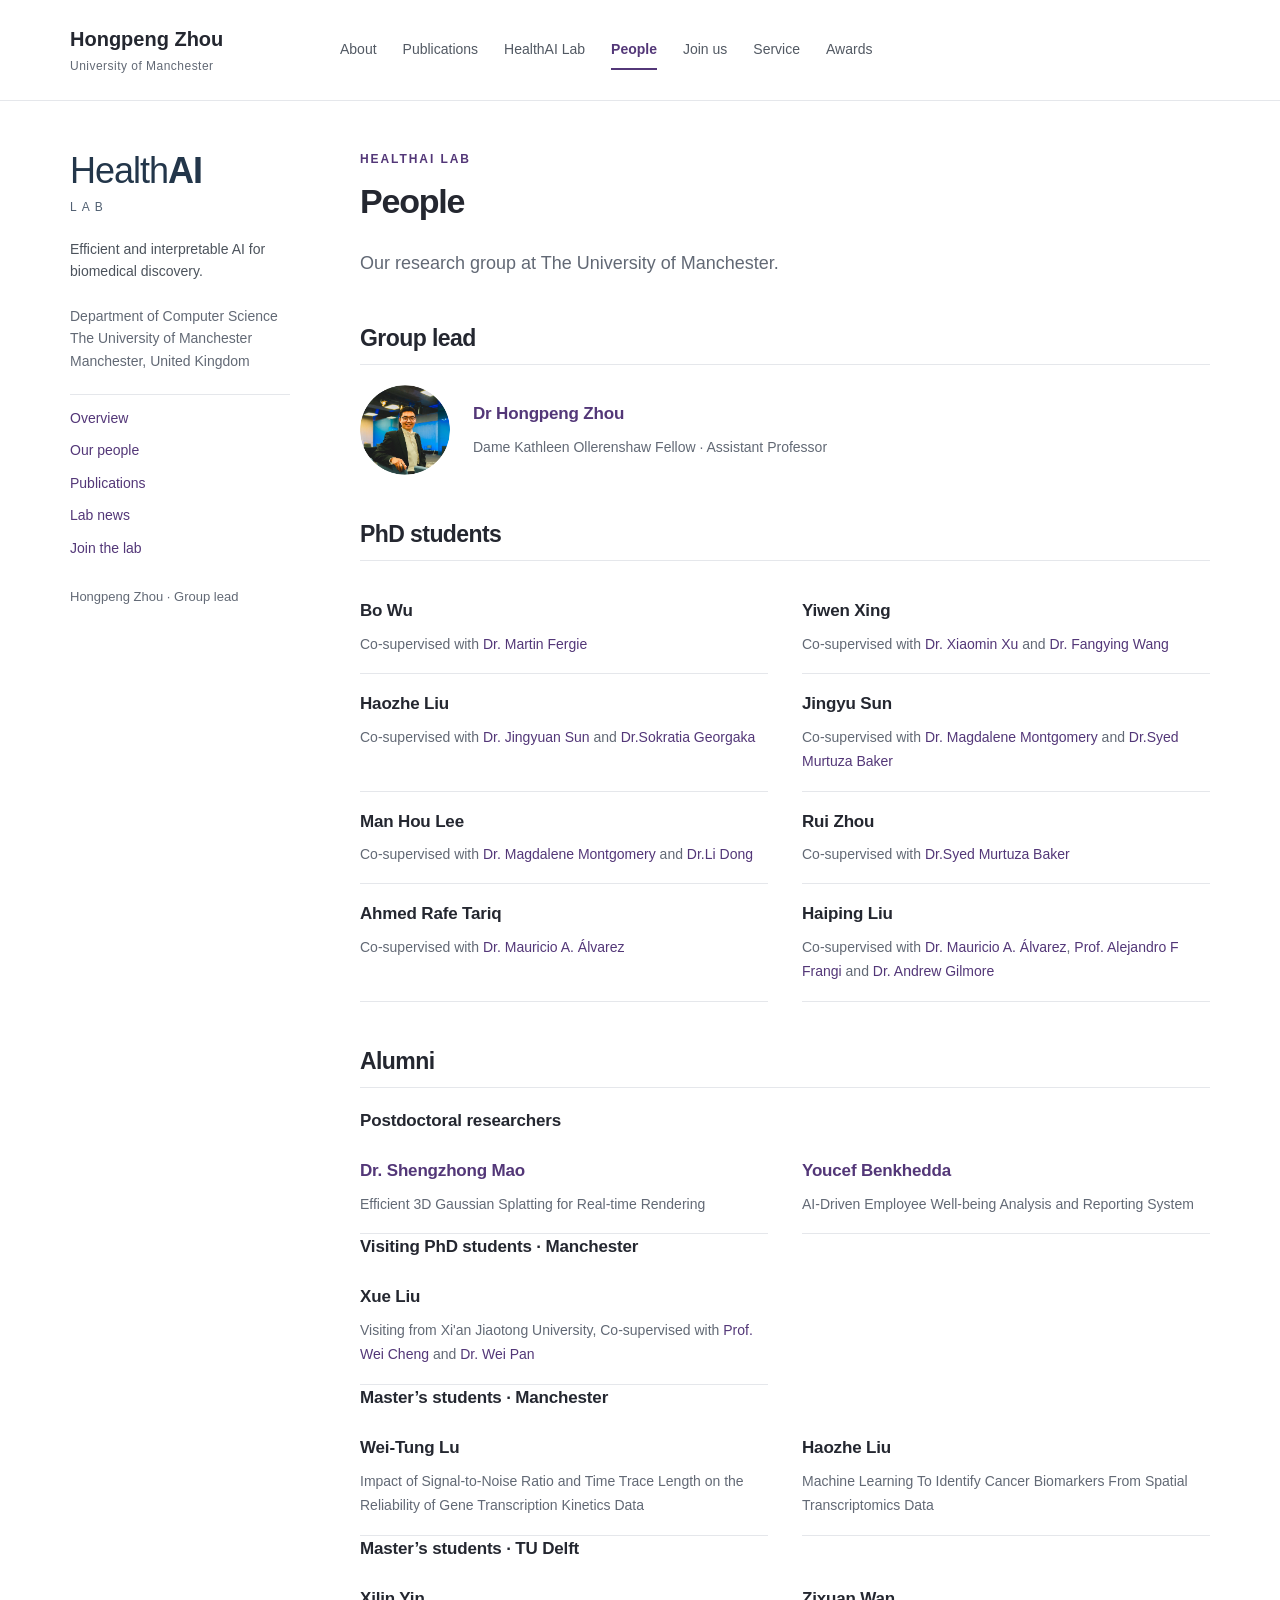
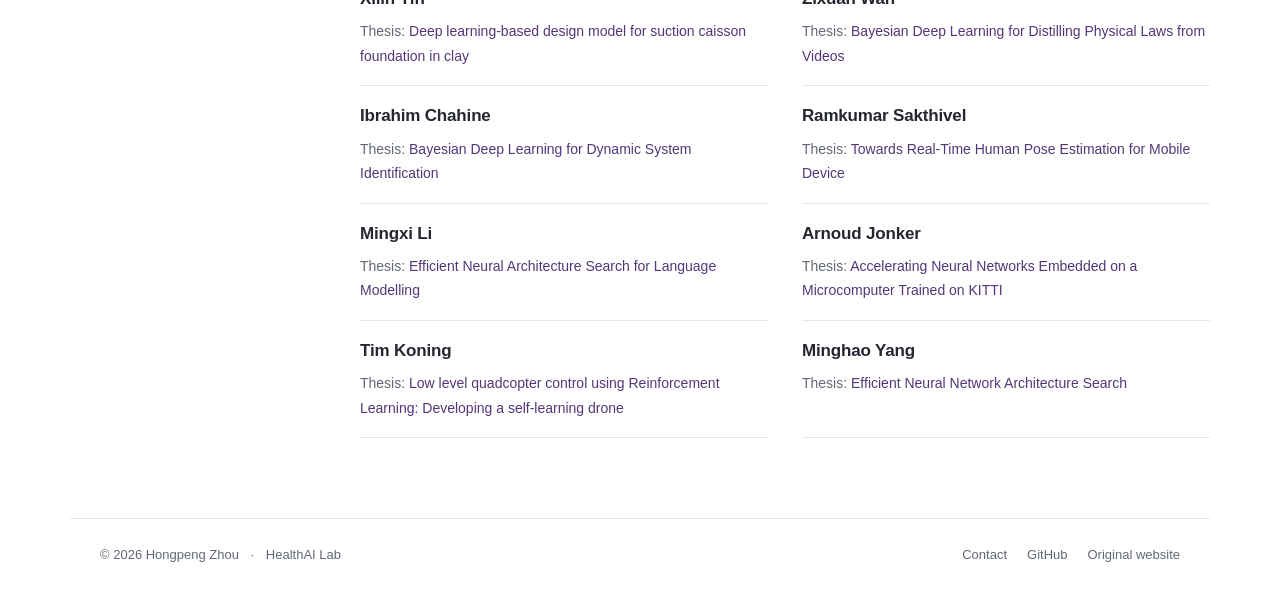
<file: people.html>
<!doctype html>
<html lang="en">
<head>
    <meta charset="utf-8">
    <meta name="viewport" content="width=device-width,initial-scale=1">
    <title>People | Hongpeng Zhou</title>
    <meta name="description"
          content="Hongpeng Zhou, Dame Kathleen Ollerenshaw Fellow at The University of Manchester. Machine learning, Bayesian learning, interpretable AI and bioinformatics.">
    <meta name="theme-color" content="#4e357a">
    <link rel="icon" href="favicon.svg" type="image/svg+xml">
    <link rel="stylesheet" href="style.css?v=healthai-2">
</head>
<body><a class="skip-link" href="#main">Skip to main content</a>
<header>
    <div class="header-inner"><a class="brand" href="index.html">Hongpeng Zhou<span>University of Manchester</span></a>
        <nav aria-label="Main navigation"><a href="index.html">About</a><a href="publications.html">Publications</a><a
                href="lab.html">HealthAI Lab</a><a href="people.html" aria-current="page">People</a><a
                href="join.html">Join us</a><a href="service.html">Service</a><a href="awards.html">Awards</a></nav>
    </div>
</header>
<div class="layout">
    <aside class="profile lab-profile"><a class="healthai-logo" href="lab.html" aria-label="HealthAI Lab home" style="display:block;width:auto;height:auto;border:0;border-radius:0;background:transparent;color:#23364a;text-decoration:none;padding:0 0 22px;grid-column:1 / -1;grid-row:auto"><span style="display:block;font-size:36px;font-weight:400;letter-spacing:-1px;line-height:1.2">Health<strong style="font-weight:750">AI</strong></span><span style="display:block;margin-top:7px;font-size:12px;letter-spacing:5px;line-height:1.4;color:#526173">LAB</span></a>
        <p class="role">Efficient and interpretable AI for biomedical discovery.</p>
        <p class="location">Department of Computer Science<br>The University of Manchester<br>Manchester, United Kingdom
        </p>
        <nav class="lab-menu" aria-label="Lab navigation"><a href="lab.html">Overview</a><a href="people.html">Our
            people</a><a href="publications.html">Publications</a><a href="news.html">Lab news</a><a href="join.html">Join
            the lab</a></nav>
        <a class="profile-back" href="index.html">Hongpeng Zhou · Group lead</a></aside>
    <main id="main">
        <div class="eyebrow">HEALTHAI LAB</div>
        <h1>People</h1>
        <p class="lede">Our research group at The University of Manchester.</p>
        <h2>Group lead</h2>
        <div class="lead"><img src="portrait.jpg" width="90" height="90" alt="Hongpeng Zhou">
            <div><h3><a href="index.html">Dr Hongpeng Zhou</a></h3>
                <p>Dame Kathleen Ollerenshaw Fellow · Assistant Professor</p></div>
        </div>
        <h2>PhD students</h2>
        <div class="member-list">
            <article><h3>Bo Wu</h3>
                <p>Co-supervised with <a href="https://research.manchester.ac.uk/en/persons/martin.fergie/">Dr. Martin Fergie</a></p></article>
            <article><h3>Yiwen Xing</h3>
                <p>Co-supervised with <a href="https://research.manchester.ac.uk/en/persons/xiaomin-xu">Dr. Xiaomin
                    Xu</a> and <a href="https://research.manchester.ac.uk/en/persons/fangying-wang">Dr. Fangying
                    Wang</a></p></article>
<!--            <article><h3>Wenhao Cai</h3>-->
<!--                <p>Co-supervised with <a href="https://research.manchester.ac.uk/en/persons/jingyuan-sun">Dr. Jingyuan-->
<!--                    Sun</a> and <a href="https://research.manchester.ac.uk/en/persons/gnenadic">Prof.Goran Nenadic</a>-->
<!--                </p></article>-->
            <article><h3>Haozhe Liu</h3>
                <p>Co-supervised with <a href="https://research.manchester.ac.uk/en/persons/jingyuan-sun">Dr. Jingyuan
                    Sun</a> and <a href="https://research.manchester.ac.uk/en/persons/sokratia.georgaka">Dr.Sokratia
                    Georgaka</a></p></article>
            <article><h3>Jingyu Sun</h3>
                <p>Co-supervised with <a href="https://findanexpert.unimelb.edu.au/profile/818502-magda-montgomery">Dr.
                    Magdalene Montgomery</a> and <a
                        href="https://research.manchester.ac.uk/en/persons/syed.murtuzabaker">Dr.Syed Murtuza Baker</a>
                </p></article>
            <article><h3>Man Hou Lee</h3>
                <p>Co-supervised with <a href="https://findanexpert.unimelb.edu.au/profile/818502-magda-montgomery">Dr.
                    Magdalene Montgomery</a> and <a href="https://findanexpert.unimelb.edu.au/profile/670565-li-dong">Dr.Li
                    Dong</a></p></article>
            <article><h3>Rui Zhou</h3>
                <p>Co-supervised with <a href="https://research.manchester.ac.uk/en/persons/syed.murtuzabaker">Dr.Syed
                    Murtuza Baker</a></p></article>
            <article><h3>Ahmed Rafe Tariq</h3>
                <p>Co-supervised with <a href="https://maalvarezl.github.io/">Dr. Mauricio A. Álvarez</a></p></article>
            <article><h3>Haiping Liu</h3>
                <p>Co-supervised with <a href="https://maalvarezl.github.io/">Dr. Mauricio A. Álvarez</a>, <a
                        href="https://research.manchester.ac.uk/en/persons/alejandro-frangi">Prof. Alejandro F
                    Frangi</a> and <a href="https://research.manchester.ac.uk/en/persons/andrew.gilmore">Dr. Andrew
                    Gilmore</a></p></article>
        </div>
        <h2>Alumni</h2>
        <h3>Postdoctoral researchers</h3>
        <div class="member-list">
            <article><h3><a href="https://scholar.google.com/citations?user=jB0o394AAAAJ&amp;hl=zh-CN">Dr. Shengzhong
                Mao</a></h3>
                <p>Efficient 3D Gaussian Splatting for Real-time Rendering</p></article>
            <article><h3><a
                    href="https://scholar.google.com/citations?hl=en&amp;user=H7b4l2MAAAAJ&amp;view_op=list_works&amp;sortby=pubdate">Youcef
                Benkhedda</a></h3>
                <p>AI-Driven Employee Well-being Analysis and Reporting System</p></article>
        </div>
        <h3>Visiting PhD students · Manchester</h3>
        <div class="member-list">
            <article><h3>Xue Liu</h3>
                <p>Visiting from Xi&#x27;an Jiaotong University, Co-supervised with <a
                        href="https://www.linkedin.com/in/wei-cheng-3b4a1a58/?originalSubdomain=cn">Prof. Wei Cheng</a>
                    and <a href="https://panweihit.github.io/">Dr. Wei Pan</a></p></article>
        </div>
        <h3>Master’s students · Manchester</h3>
        <div class="member-list">
            <article><h3>Wei-Tung Lu</h3>
                <p>Impact of Signal-to-Noise Ratio and Time Trace Length on the Reliability of Gene Transcription
                    Kinetics Data</p></article>
            <article><h3>Haozhe Liu</h3>
                <p>Machine Learning To Identify Cancer Biomarkers From Spatial Transcriptomics Data</p></article>
        </div>
        <h3>Master’s students · TU Delft</h3>
        <div class="member-list">
            <article><h3>Xilin Yin</h3>
                <p>Thesis: <a
                        href="https://repository.tudelft.nl/islandora/object/uuid:a4996e3d-7fe2-4d9d-a924-f790b3b039db">Deep
                    learning-based design model for suction caisson foundation in clay</a></p></article>
            <article><h3>Zixuan Wan</h3>
                <p>Thesis: <a
                        href="https://repository.tudelft.nl/islandora/object/uuid%3A7164f6d2-d8af-4d8d-a46d-62a9024895da">Bayesian
                    Deep Learning for Distilling Physical Laws from Videos</a></p></article>
            <article><h3>Ibrahim Chahine</h3>
                <p>Thesis: <a
                        href="https://repository.tudelft.nl/islandora/object/uuid%3A78eb1c0d-f1c8-4f5b-b70c-d3fbeea1ddc2">Bayesian
                    Deep Learning for Dynamic System Identification</a></p></article>
            <article><h3>Ramkumar Sakthivel</h3>
                <p>Thesis: <a
                        href="https://repository.tudelft.nl/islandora/object/uuid%3A70bee125-f415-4c12-87b6-18b414800bbc">Towards
                    Real-Time Human Pose Estimation for Mobile Device</a></p></article>
            <article><h3>Mingxi Li</h3>
                <p>Thesis: <a
                        href="https://repository.tudelft.nl/islandora/object/uuid%3Aaa5c948d-43c4-480d-9818-43949c67a3b5">Efficient
                    Neural Architecture Search for Language Modelling</a></p></article>
            <article><h3>Arnoud Jonker</h3>
                <p>Thesis: <a
                        href="https://repository.tudelft.nl/islandora/object/uuid%3A4d60c66f-5292-4616-a72f-ba055f3b0cc8">Accelerating
                    Neural Networks Embedded on a Microcomputer Trained on KITTI</a></p></article>
            <article><h3>Tim Koning</h3>
                <p>Thesis: <a
                        href="https://repository.tudelft.nl/islandora/object/uuid%3A0b9e0796-13b5-42ba-b231-fbb6aadd5233">Low
                    level quadcopter control using Reinforcement Learning: Developing a self-learning drone</a></p>
            </article>
            <article><h3>Minghao Yang</h3>
                <p>Thesis: <a
                        href="https://repository.tudelft.nl/islandora/object/uuid%3A9985c543-cb4e-4259-b6f8-b44ba433f1e3">Efficient
                    Neural Network Architecture Search</a></p></article>
        </div>
    </main>
</div>
<footer>
    <div>© 2026 Hongpeng Zhou <span>·</span> HealthAI Lab</div>
    <div><a href="mailto:hongpeng.zhou@manchester.ac.uk">Contact</a><a
            href="https://github.com/hongpengzhou56/hongpengzhou56.github.io">GitHub</a><a
            href="https://www.hongpengzhou.com/">Original website</a></div>
</footer>
</body>
</html>
</file>
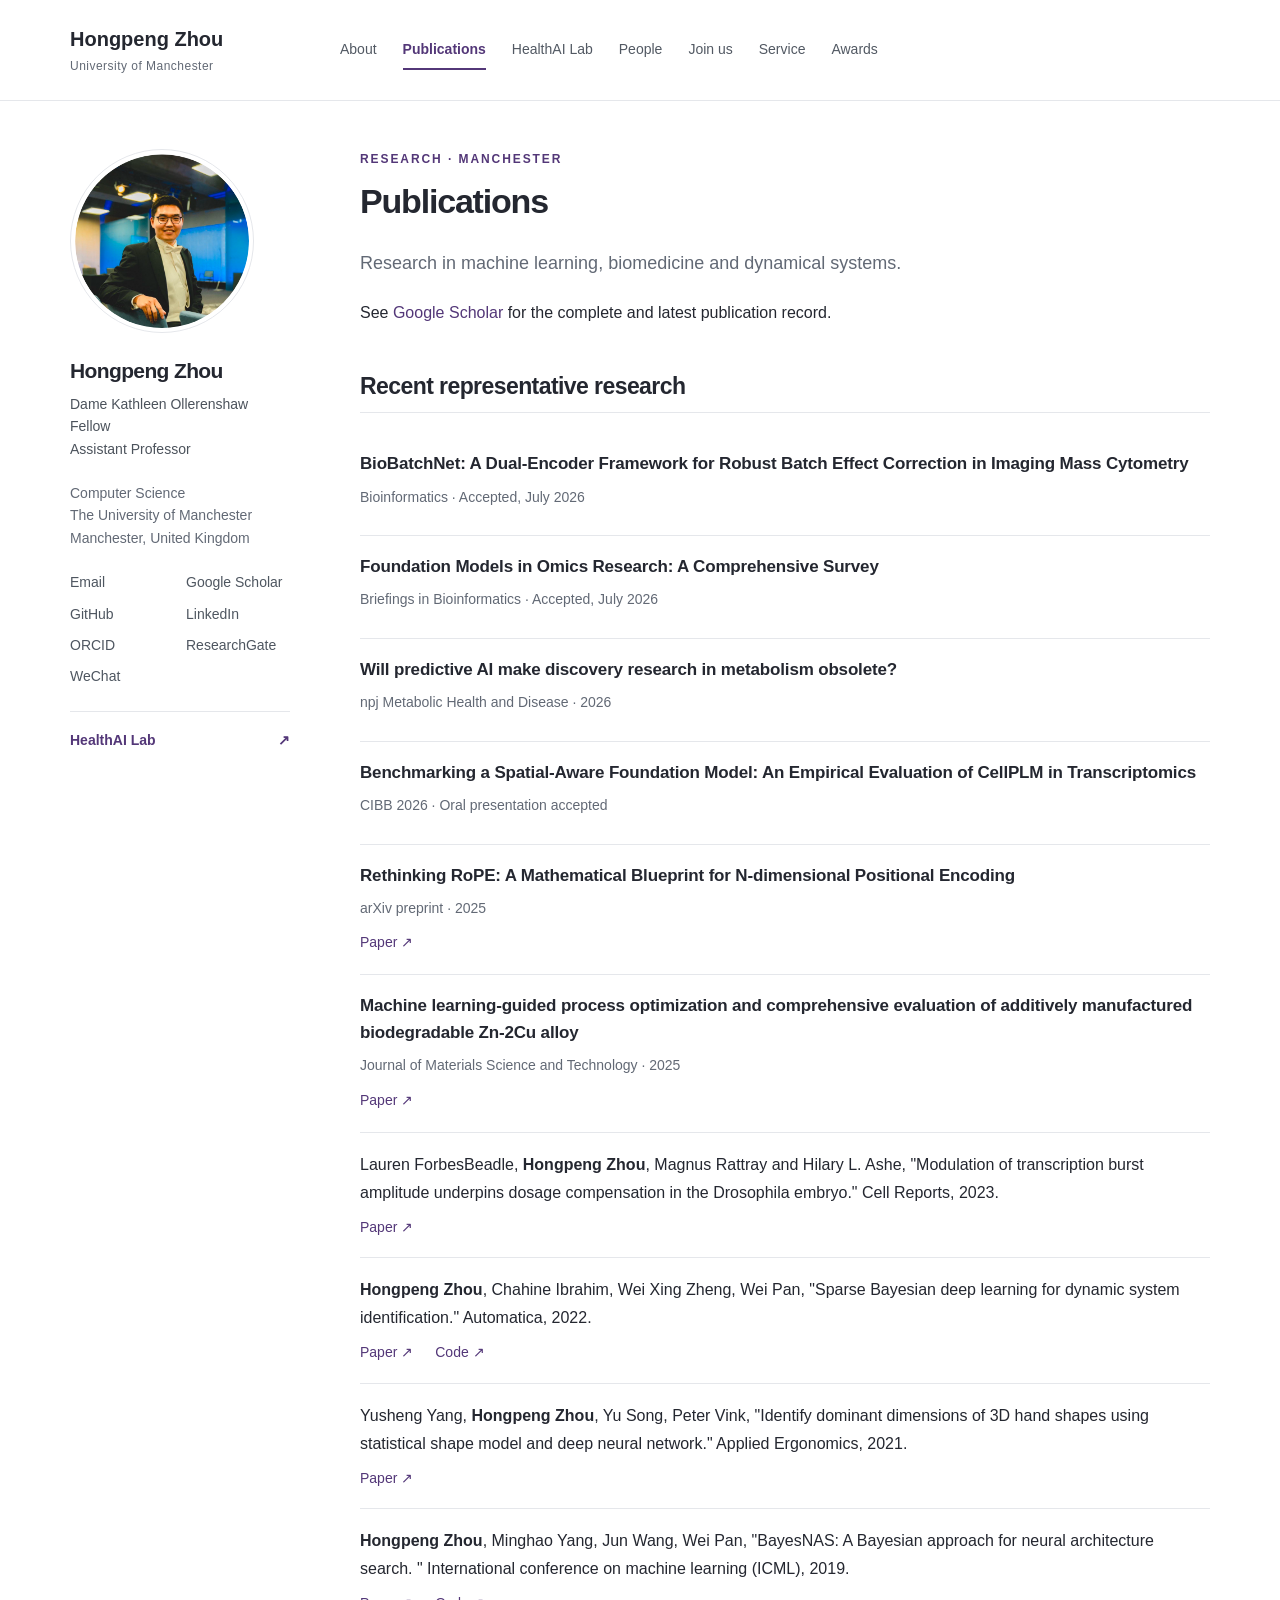
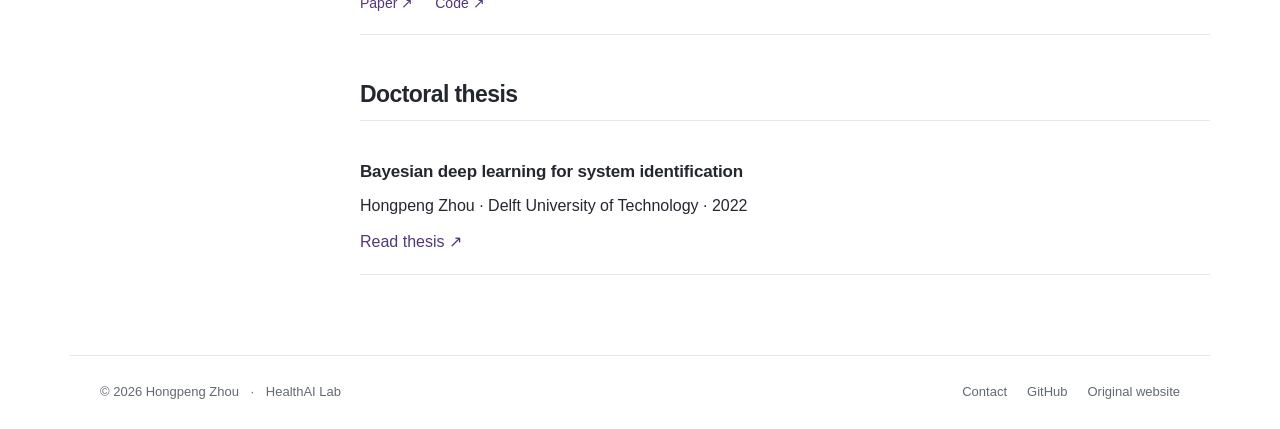
<file: publications.html>
<!doctype html>
<html lang="en">
<head>
    <meta charset="utf-8">
    <meta name="viewport" content="width=device-width,initial-scale=1">
    <title>Publications | Hongpeng Zhou</title>
    <meta name="description"
          content="Hongpeng Zhou, Dame Kathleen Ollerenshaw Fellow at The University of Manchester. Machine learning, Bayesian learning, interpretable AI and bioinformatics.">
    <meta name="theme-color" content="#4e357a">
    <link rel="icon" href="favicon.svg" type="image/svg+xml">
    <link rel="stylesheet" href="style.css">
</head>
<body><a class="skip-link" href="#main">Skip to main content</a>
<header>
    <div class="header-inner"><a class="brand" href="index.html">Hongpeng Zhou<span>University of Manchester</span></a>
        <nav aria-label="Main navigation"><a href="index.html">About</a><a href="publications.html" aria-current="page">Publications</a><a
                href="lab.html">HealthAI Lab</a><a href="people.html">People</a><a href="join.html">Join us</a><a
                href="service.html">Service</a><a href="awards.html">Awards</a></nav>
    </div>
</header>
<div class="layout">
    <aside class="profile"><img class="portrait" src="portrait.jpg" alt="Hongpeng Zhou" width="190" height="190">
        <h2>Hongpeng Zhou</h2>
        <p class="role">Dame Kathleen Ollerenshaw Fellow<br>Assistant Professor</p>
        <p class="location">Computer Science<br>The University of Manchester<br>Manchester, United Kingdom</p>
        <div class="profile-links"><a href="mailto:hongpeng.zhou@manchester.ac.uk">Email</a><a
                href="https://scholar.google.com/citations?user=StuUN6wAAAAJ&amp;hl=en">Google Scholar</a><a
                href="https://github.com/hongpengzhou56">GitHub</a><a
                href="https://www.linkedin.com/in/hongpeng-zhou-302992130/">LinkedIn</a><a
                href="https://orcid.org/0000-0002-3894-0116">ORCID</a><a
                href="https://www.researchgate.net/profile/Zhou-Hongpeng-3">ResearchGate</a><a
                href="https://u.wechat.com/kKMdf4czhGB-gznAy5jOHSg">WeChat</a></div>
        <a class="lab-link" href="lab.html">HealthAI Lab <span aria-hidden="true">↗</span></a></aside>
    <main id="main">
        <div class="eyebrow">RESEARCH · MANCHESTER</div>
        <h1>Publications</h1>
        <p class="lede">Research in machine learning, biomedicine and dynamical systems.</p>
        <p>See <a href="https://scholar.google.com/citations?user=StuUN6wAAAAJ&amp;hl=en">Google Scholar</a> for the
            complete and latest publication record.</p>
        <h2>Recent representative research</h2>
        <article class="publication"><h3>BioBatchNet: A Dual-Encoder Framework for Robust Batch Effect Correction in Imaging Mass Cytometry</h3>
            <p class="venue">Bioinformatics · Accepted, July 2026</p></article>
        <article class="publication"><h3>Foundation Models in Omics Research: A Comprehensive Survey</h3>
            <p class="venue">Briefings in Bioinformatics · Accepted, July 2026</p></article>
<!--        <article class="publication"><h3>Towards embodied AI in manufacturing: Review, Evaluation, and Future-->
<!--            directions</h3>-->
<!--            <p class="venue">Robotics and Computer-Integrated Manufacturing · 2026</p></article>-->
        <article class="publication"><h3>Will predictive AI make discovery research in metabolism obsolete?</h3>
            <p class="venue">npj Metabolic Health and Disease · 2026</p></article>
        <article class="publication"><h3>Benchmarking a Spatial-Aware Foundation Model: An Empirical Evaluation of
            CellPLM in Transcriptomics</h3>
            <p class="venue">CIBB 2026 · Oral presentation accepted</p></article>
<!--        <article class="publication"><h3>Domain-adaptive nonlinear probabilistic latent variable model for-->
<!--            vibration-based structural damage detection under climate change</h3>-->
<!--            <p class="venue">Structural Health Monitoring · 2026</p></article>-->
<!--        <article class="publication"><h3>Cross-Scale Contrastive Learning with Subgraph and Line-Graph Views for link-->
<!--            prediction</h3>-->
<!--            <p class="venue">Physica A: Statistical Mechanics and its Applications · 2026</p></article>-->
<!--        <article class="publication"><h3>Improved Extended Kalman Filter-Based Disturbance Observers for-->
<!--            Exoskeletons</h3>-->
<!--            <p class="venue">IEEE Transactions on Industrial Electronics · Accepted, February 2026</p></article>-->
        <article class="publication"><h3>Rethinking RoPE: A Mathematical Blueprint for N-dimensional Positional
            Encoding</h3>
            <p class="venue">arXiv preprint · 2025</p><a class="paper-link" href="https://arxiv.org/abs/2504.06308">Paper
                ↗</a></article>
<!--        <article class="publication"><h3>BioBatchNet: A Dual-Encoder Framework for Robust Batch Effect Correction in-->
<!--            Imaging Mass Cytometry</h3>-->
<!--            <p class="venue">bioRxiv preprint · 2025</p><a class="paper-link"-->
<!--                                                           href="https://www.biorxiv.org/content/10.1101/2025.03.15.643447v1">Paper-->
<!--                ↗</a></article>-->
        <article class="publication"><h3>Machine learning-guided process optimization and comprehensive evaluation of
            additively manufactured biodegradable Zn-2Cu alloy</h3>
            <p class="venue">Journal of Materials Science and Technology · 2025</p><a class="paper-link"
                                                                                      href="https://www.sciencedirect.com/science/article/pii/S1005030225003263">Paper
                ↗</a></article>
<!--        <article class="publication"><h3>ELF autoencoder for unsupervised exploration of flat-band materials using-->
<!--            electronic band structure fingerprints</h3>-->
<!--            <p class="venue">Communications Physics · 2025</p><a class="paper-link"-->
<!--                                                                 href="https://www.nature.com/articles/s42005-025-01936-2">Paper-->
<!--                ↗</a></article>-->
<!--        <article class="publication"><h3>Hierarchical Physics-Informed Neural Network for Rotor System Health-->
<!--            Assessment</h3>-->
<!--            <p class="venue">IEEE Transactions on Automation Science and Engineering · Accepted, January 2025</p>-->
<!--        </article>-->
<!--        <article class="publication"><p>Xilin Yin, Huan Wang, Federico Pisanò, Ken Gavin, Amin Askarinejad and <strong>Hongpeng-->
<!--            Zhou</strong>, &quot;Deep learning-based design model for suction caissons on clay.&quot; Ocean Engineering,-->
<!--            2023.</p>-->
<!--            <div class="paper-links"><a href="https://www.sciencedirect.com/science/article/pii/S0029801823019261">Paper-->
<!--                ↗</a></div>-->
<!--        </article>-->
        <article class="publication"><p>Lauren ForbesBeadle, <strong>Hongpeng Zhou</strong>, Magnus Rattray and Hilary
            L. Ashe, &quot;Modulation of transcription burst amplitude underpins dosage compensation in the Drosophila
            embryo.&quot; Cell Reports, 2023.</p>
            <div class="paper-links"><a href="https://www.biorxiv.org/content/10.1101/2023.02.03.526973v2.abstract">Paper
                ↗</a></div>
        </article>
        <article class="publication"><p><strong>Hongpeng Zhou</strong>, Chahine Ibrahim, Wei Xing Zheng, Wei Pan, &quot;Sparse
            Bayesian deep learning for dynamic system identification.&quot; Automatica, 2022.</p>
            <div class="paper-links"><a href="https://www.sciencedirect.com/science/article/pii/S000510982200348X">Paper
                ↗</a><a href="https://github.com/hongpengzhou/Deep-Bayesian-System-Identification">Code ↗</a></div>
        </article>
        <article class="publication"><p>Yusheng Yang, <strong>Hongpeng Zhou</strong>, Yu Song, Peter Vink, &quot;Identify
            dominant dimensions of 3D hand shapes using statistical shape model and deep neural network.&quot; Applied
            Ergonomics, 2021.</p>
            <div class="paper-links"><a href="https://www.sciencedirect.com/science/article/pii/S0003687021001095">Paper
                ↗</a></div>
        </article>
        <article class="publication"><p><strong>Hongpeng Zhou</strong>, Minghao Yang, Jun Wang, Wei Pan, &quot;BayesNAS:
            A Bayesian approach for neural architecture search. &quot; International conference on machine learning
            (ICML), 2019.</p>
            <div class="paper-links"><a href="https://arxiv.org/abs/1905.04919">Paper ↗</a><a
                    href="https://github.com/BayesNAS/BayesNAS">Code ↗</a></div>
        </article>
<!--        <h2>Earlier publications</h2>-->
<!--&lt;!&ndash;        <article class="publication"><p>Xilin Yin, Huan Wang, Federico Pisanò, Ken Gavin, Amin Askarinejad and <strong>Hongpeng&ndash;&gt;-->
<!--&lt;!&ndash;            Zhou</strong>, &quot;Deep learning-based design model for suction caissons on clay.&quot; Ocean Engineering,&ndash;&gt;-->
<!--&lt;!&ndash;            2023.</p>&ndash;&gt;-->
<!--&lt;!&ndash;            <div class="paper-links"><a href="https://www.sciencedirect.com/science/article/pii/S0029801823019261">Paper&ndash;&gt;-->
<!--&lt;!&ndash;                ↗</a></div>&ndash;&gt;-->
<!--&lt;!&ndash;        </article>&ndash;&gt;-->
<!--&lt;!&ndash;        <article class="publication"><p>Xilin Yin, Huan Wang, Federico Pisanò, Ken Gavin, Amin Askarinejad and <strong>Hongpeng&ndash;&gt;-->
<!--&lt;!&ndash;            Zhou</strong>, &quot;Application of the neural network model in predicting the three-dimensional response of&ndash;&gt;-->
<!--&lt;!&ndash;            suction caissons on clay.&quot; 9th International SUT OSIG Conference “Innovative Geotechnologies for Energy&ndash;&gt;-->
<!--&lt;!&ndash;            Transition, 2023.</p>&ndash;&gt;-->
<!--&lt;!&ndash;            <div class="paper-links"><a&ndash;&gt;-->
<!--&lt;!&ndash;                    href="https://www.ingentaconnect.com/content/sut/osig23/2023/00000001/00000001/art000238#">Paper&ndash;&gt;-->
<!--&lt;!&ndash;                ↗</a></div>&ndash;&gt;-->
<!--&lt;!&ndash;        </article>&ndash;&gt;-->

<!--&lt;!&ndash;        <article class="publication"><p><strong>Hongpeng Zhou</strong>, Chahine Ibrahim, Wei Xing Zheng, Wei Pan, &quot;Sparse&ndash;&gt;-->
<!--&lt;!&ndash;            Bayesian deep learning for dynamic system identification.&quot; Automatica, 2022.</p>&ndash;&gt;-->
<!--&lt;!&ndash;            <div class="paper-links"><a href="https://www.sciencedirect.com/science/article/pii/S000510982200348X">Paper&ndash;&gt;-->
<!--&lt;!&ndash;                ↗</a><a href="https://github.com/hongpengzhou/Deep-Bayesian-System-Identification">Code ↗</a></div>&ndash;&gt;-->
<!--&lt;!&ndash;        </article>&ndash;&gt;-->
<!--        <article class="publication"><p><strong>Hongpeng Zhou</strong>, Wei Pan, &quot;Bayesian Learning to Discover-->
<!--            Mathematical Operations in Governing Equations of Dynamic Systems.&quot; arXiv preprint arXiv:2206.00669,-->
<!--            2022.</p>-->
<!--            <div class="paper-links"><a href="https://arxiv.org/abs/2206.00669">Paper ↗</a></div>-->
<!--        </article>-->
<!--&lt;!&ndash;        <article class="publication"><p>Yusheng Yang, <strong>Hongpeng Zhou</strong>, Yu Song, Peter Vink, &quot;Identify&ndash;&gt;-->
<!--&lt;!&ndash;            dominant dimensions of 3D hand shapes using statistical shape model and deep neural network.&quot; Applied&ndash;&gt;-->
<!--&lt;!&ndash;            Ergonomics, 2021.</p>&ndash;&gt;-->
<!--&lt;!&ndash;            <div class="paper-links"><a href="https://www.sciencedirect.com/science/article/pii/S0003687021001095">Paper&ndash;&gt;-->
<!--&lt;!&ndash;                ↗</a></div>&ndash;&gt;-->
<!--&lt;!&ndash;        </article>&ndash;&gt;-->
<!--        <article class="publication"><p><strong>Hongpeng Zhou</strong>, Chahine Ibrahim, Wei Pan, &quot;A sparse-->
<!--            bayesian deep learning approach for identification of cascaded tanks benchmark. &quot; arXiv preprint-->
<!--            arXiv:1911.06847, 2019.</p>-->
<!--            <div class="paper-links"><a href="https://arxiv.org/abs/1911.06847">Paper ↗</a></div>-->
<!--        </article>-->
<!--&lt;!&ndash;        <article class="publication"><p><strong>Hongpeng Zhou</strong>, Minghao Yang, Jun Wang, Wei Pan, &quot;BayesNAS:&ndash;&gt;-->
<!--&lt;!&ndash;            A Bayesian approach for neural architecture search. &quot; International conference on machine learning&ndash;&gt;-->
<!--&lt;!&ndash;            (ICML), 2019.</p>&ndash;&gt;-->
<!--&lt;!&ndash;            <div class="paper-links"><a href="https://arxiv.org/abs/1905.04919">Paper ↗</a><a&ndash;&gt;-->
<!--&lt;!&ndash;                    href="https://github.com/BayesNAS/BayesNAS">Code ↗</a></div>&ndash;&gt;-->
<!--&lt;!&ndash;        </article>&ndash;&gt;-->
<!--        <article class="publication"><p>Hengbo Ma, Tianyu Tan, <strong>Hongpeng Zhou</strong>, Tianyi Gao, &quot;Support-->
<!--            vector machine-recursive feature elimination for the diagnosis of Parkinson disease based on speech-->
<!--            analysis. &quot; 2016 Seventh International Conference on Intelligent Control and Information Processing-->
<!--            (ICICIP), 2016.</p>-->
<!--            <div class="paper-links"><a href="https://ieeexplore.ieee.org/document/7885912">Paper ↗</a></div>-->
<!--        </article>-->
<!--        <article class="publication"><p>Ao Chen, <strong>Hongpeng Zhou</strong>, Yujian An, Wei Sun, &quot;PCA and PLS-->
<!--            monitoring approaches for fault detection of wastewater treatment process. &quot; 2016 IEEE 25th-->
<!--            International Symposium on Industrial Electronics (ISIE), 2016.</p>-->
<!--            <div class="paper-links"><a href="https://ieeexplore.ieee.org/document/7745032">Paper ↗</a></div>-->
<!--        </article>-->
<!--        <article class="publication"><p><strong>Hongpeng Zhou</strong>, Ao Chen, Chengming Yang, Jiapeng Yin, Han Yu, ”A-->
<!--            data-driven KPI prediction method for vehicular cyber physical system. &quot; 2016 IEEE 25th International-->
<!--            Symposium on Industrial Electronics (ISIE), 2016.</p>-->
<!--            <div class="paper-links"><a href="https://ieeexplore.ieee.org/document/7744868">Paper ↗</a></div>-->
<!--        </article>-->
        <h2>Doctoral thesis</h2>
        <article class="publication"><h3>Bayesian deep learning for system identification</h3>
            <p>Hongpeng Zhou · Delft University of Technology · 2022</p><a
                    href="https://research.tudelft.nl/en/publications/bayesian-deep-learning-for-system-identification">Read
                thesis ↗</a></article>
    </main>
</div>
<footer>
    <div>© 2026 Hongpeng Zhou <span>·</span> HealthAI Lab</div>
    <div><a href="mailto:hongpeng.zhou@manchester.ac.uk">Contact</a><a
            href="https://github.com/hongpengzhou56/hongpengzhou56.github.io">GitHub</a><a
            href="https://www.hongpengzhou.com/">Original website</a></div>
</footer>
</body>
</html>
</file>
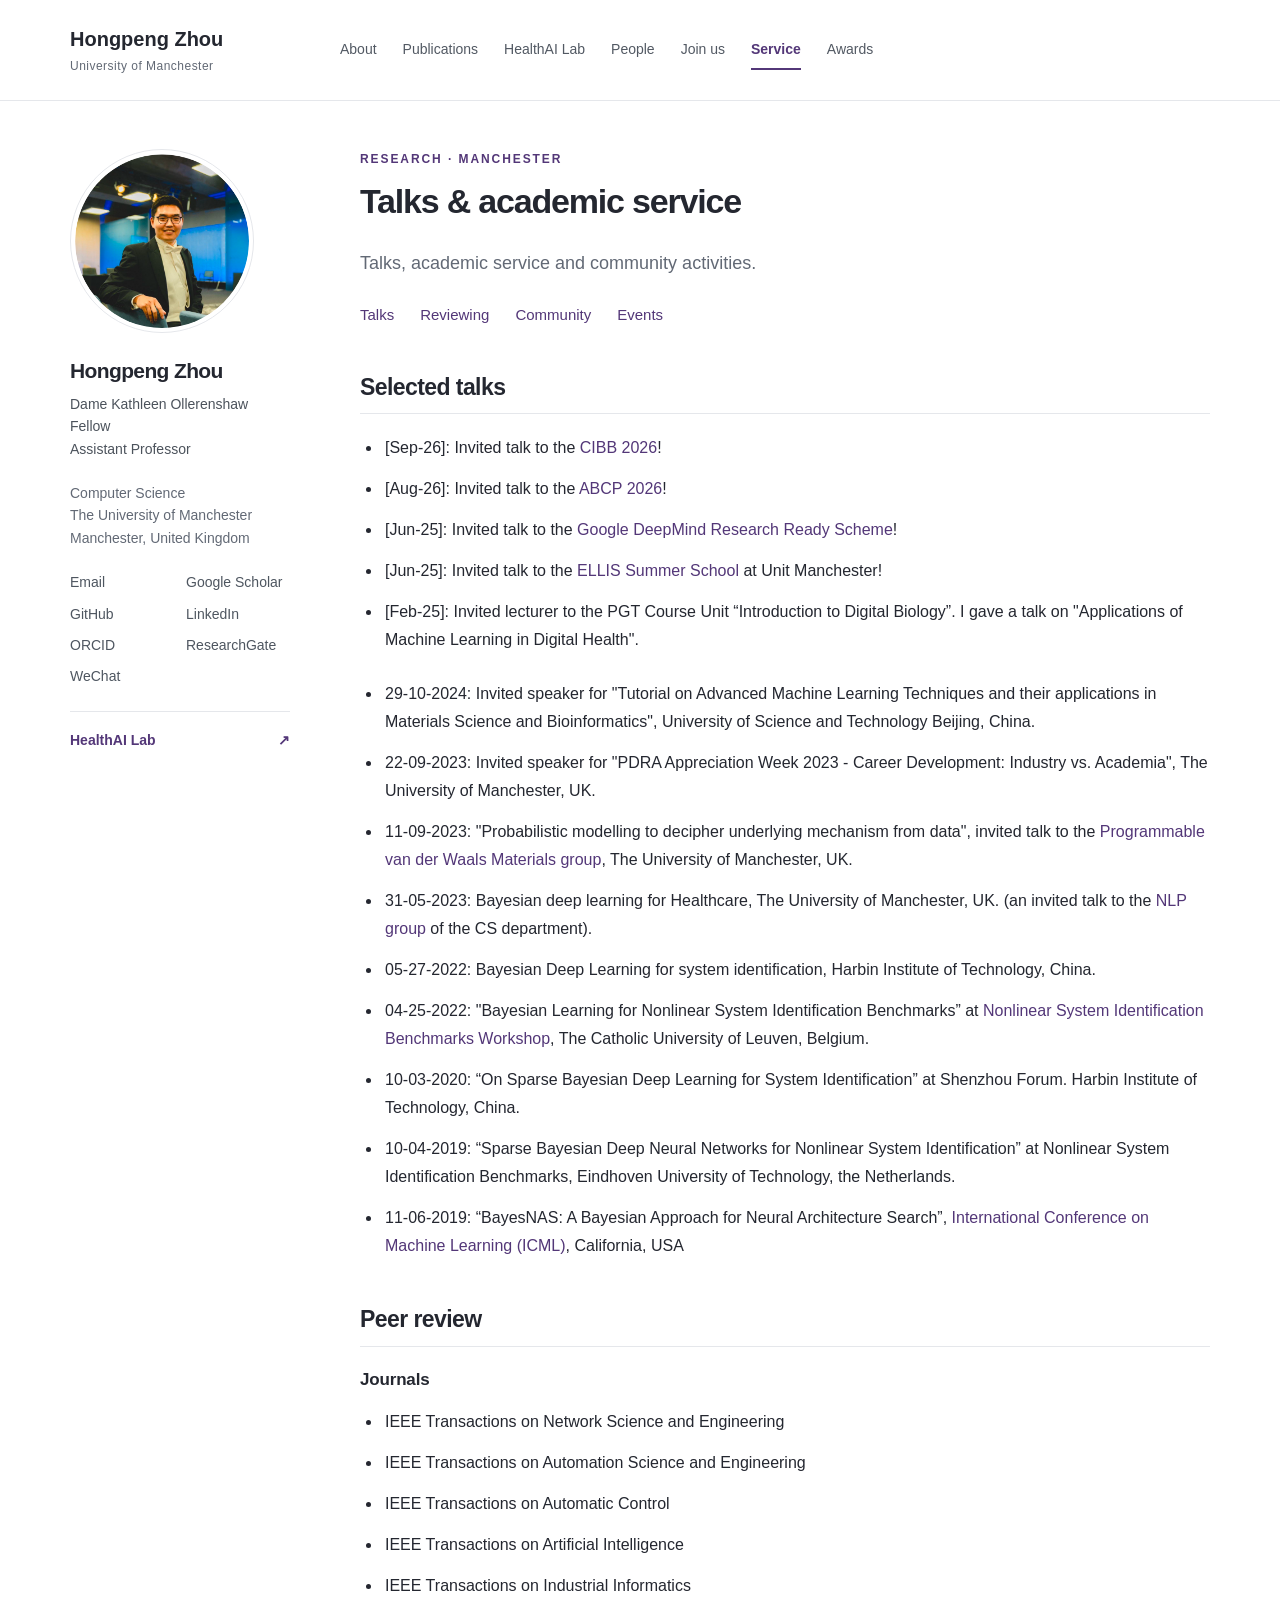
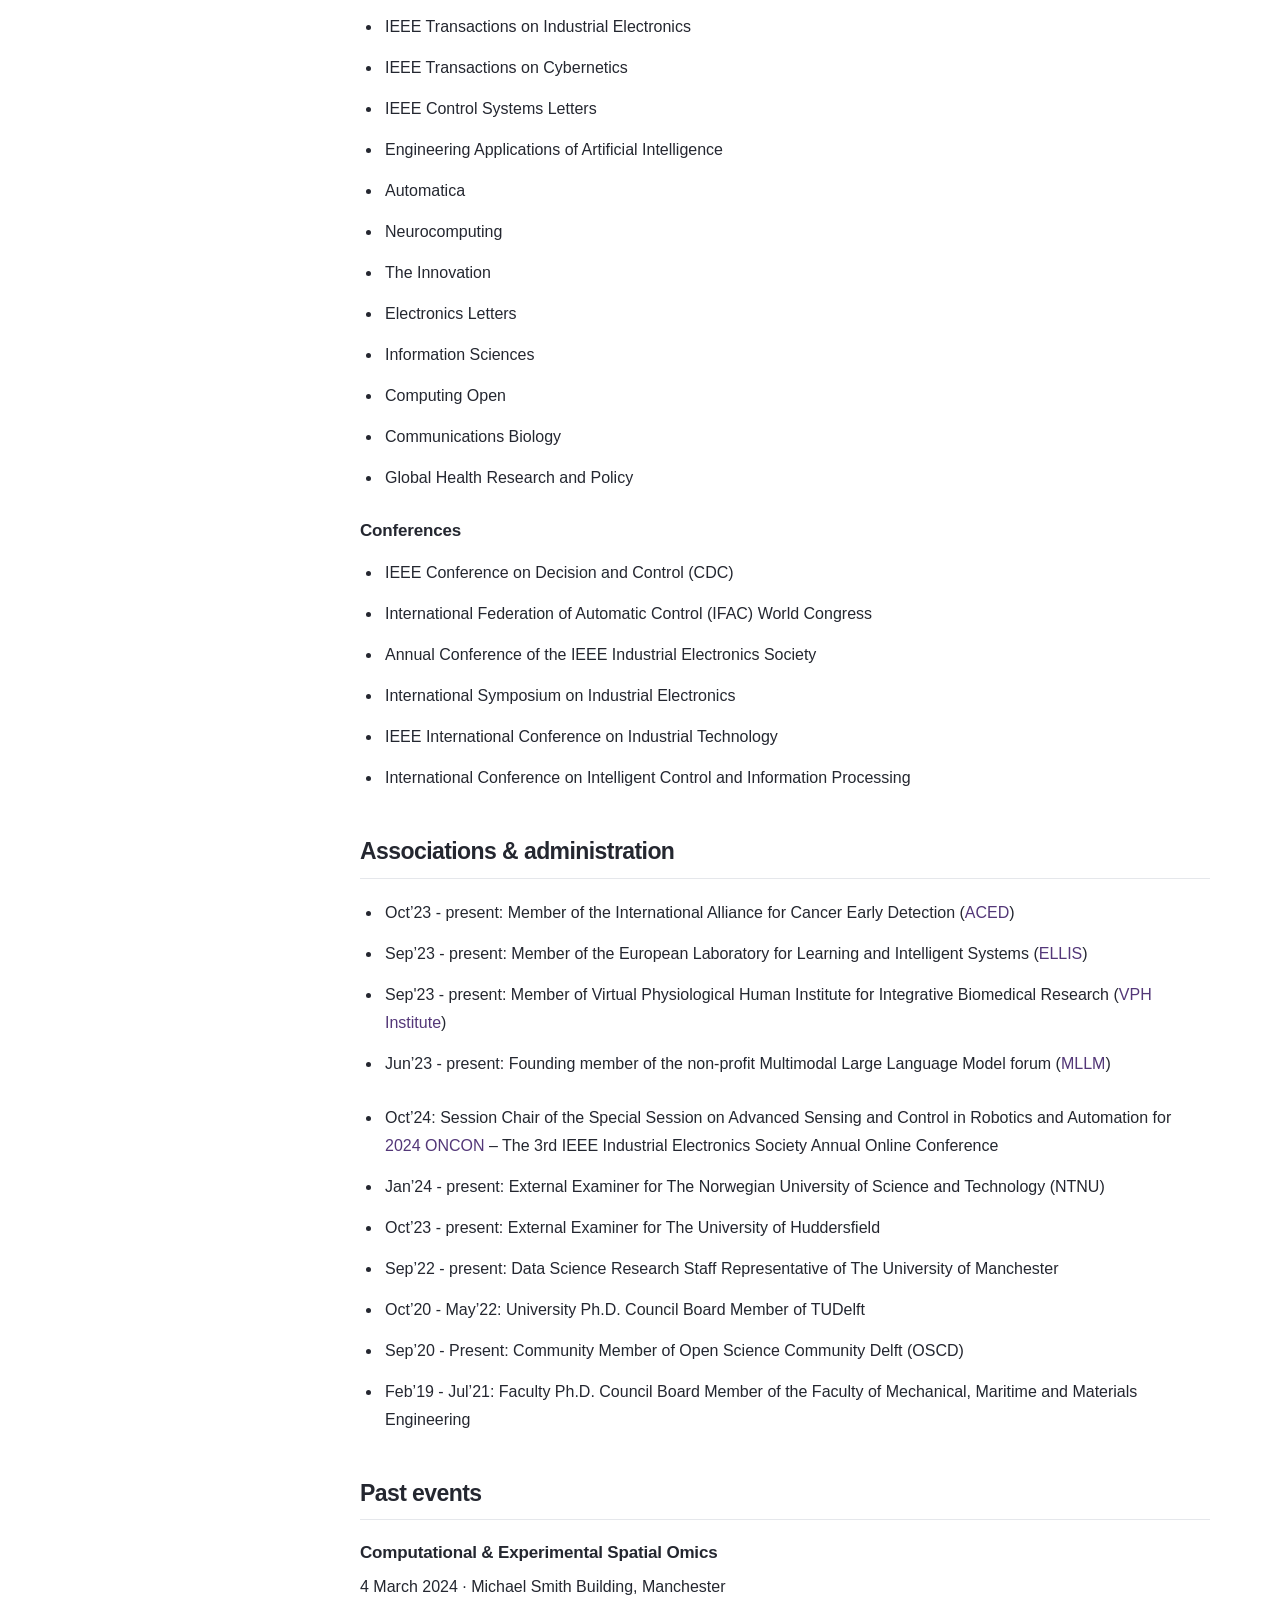
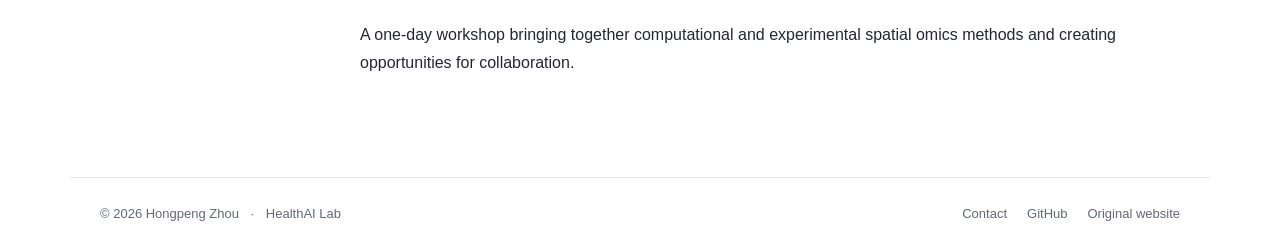
<file: service.html>
<!doctype html>
<html lang="en">
<head>
    <meta charset="utf-8">
    <meta name="viewport" content="width=device-width,initial-scale=1">
    <title>Talks &amp; academic service | Hongpeng Zhou</title>
    <meta name="description"
          content="Hongpeng Zhou, Dame Kathleen Ollerenshaw Fellow at The University of Manchester. Machine learning, Bayesian learning, interpretable AI and bioinformatics.">
    <meta name="theme-color" content="#4e357a">
    <link rel="icon" href="favicon.svg" type="image/svg+xml">
    <link rel="stylesheet" href="style.css">
</head>
<body><a class="skip-link" href="#main">Skip to main content</a>
<header>
    <div class="header-inner"><a class="brand" href="index.html">Hongpeng Zhou<span>University of Manchester</span></a>
        <nav aria-label="Main navigation"><a href="index.html">About</a><a href="publications.html">Publications</a><a
                href="lab.html">HealthAI Lab</a><a href="people.html">People</a><a href="join.html">Join us</a><a
                href="service.html" aria-current="page">Service</a><a href="awards.html">Awards</a></nav>
    </div>
</header>
<div class="layout">
    <aside class="profile"><img class="portrait" src="portrait.jpg" alt="Hongpeng Zhou" width="190" height="190">
        <h2>Hongpeng Zhou</h2>
        <p class="role">Dame Kathleen Ollerenshaw Fellow<br>Assistant Professor</p>
        <p class="location">Computer Science<br>The University of Manchester<br>Manchester, United Kingdom</p>
        <div class="profile-links"><a href="mailto:hongpeng.zhou@manchester.ac.uk">Email</a><a
                href="https://scholar.google.com/citations?user=StuUN6wAAAAJ&amp;hl=en">Google Scholar</a><a
                href="https://github.com/hongpengzhou56">GitHub</a><a
                href="https://www.linkedin.com/in/hongpeng-zhou-302992130/">LinkedIn</a><a
                href="https://orcid.org/0000-0002-3894-0116">ORCID</a><a
                href="https://www.researchgate.net/profile/Zhou-Hongpeng-3">ResearchGate</a><a
                href="https://u.wechat.com/kKMdf4czhGB-gznAy5jOHSg">WeChat</a></div>
        <a class="lab-link" href="lab.html">HealthAI Lab <span aria-hidden="true">↗</span></a></aside>
    <main id="main">
        <div class="eyebrow">RESEARCH · MANCHESTER</div>
        <h1>Talks &amp; academic service</h1>
        <p class="lede">Talks, academic service and community activities.</p>
        <div class="quick-links"><a href="#talks">Talks</a><a href="#reviewing">Reviewing</a><a href="#community">Community</a><a
                href="#events">Events</a></div>
        <h2 id="talks">Selected talks</h2>
        <ul class="entries">
            <li>[Sep-26]: Invited talk to the <a href="https://cibb2026.teralab.ai//">CIBB 2026</a>!
            </li>
            <li>[Aug-26]: Invited talk to the <a href="https://abcp.org.uk/2026-annual-conference/">ABCP 2026</a>!
            </li>
            <li>[Jun-25]: Invited talk to the <a href="https://www.ellismcr.org/rrinternships">Google DeepMind Research
                Ready Scheme</a>!
            </li>
            <li>[Jun-25]: Invited talk to the <a href="https://ellis.eu/events/ellis-summer-school-at-unit-manchester">ELLIS
                Summer School</a> at Unit Manchester!
            </li>
            <li>[Feb-25]: Invited lecturer to the PGT Course Unit “Introduction to Digital Biology”. I gave a talk on
                &quot;Applications of Machine Learning in Digital Health&quot;.
            </li>
        </ul>
        <ul class="entries">
            <li>29-10-2024: Invited speaker for &quot;Tutorial on Advanced Machine Learning Techniques and their
                applications in Materials Science and Bioinformatics&quot;, University of Science and Technology
                Beijing, China.
            </li>
            <li>22-09-2023: Invited speaker for &quot;PDRA Appreciation Week 2023 - Career Development: Industry vs.
                Academia&quot;, The University of Manchester, UK.
            </li>
            <li>11-09-2023: &quot;Probabilistic modelling to decipher underlying mechanism from data&quot;, invited talk
                to the <a href="https://www.artem-lab.com/home">Programmable van der Waals Materials group</a>, The
                University of Manchester, UK.
            </li>
            <li>31-05-2023: Bayesian deep learning for Healthcare, The University of Manchester, UK. (an invited talk to
                the <a href="https://www.cs.manchester.ac.uk/research/expertise/natural-language-processing/">NLP
                    group</a> of the CS department).
            </li>
            <li>05-27-2022: Bayesian Deep Learning for system identification, Harbin Institute of Technology, China.
            </li>
            <li>04-25-2022: &quot;Bayesian Learning for Nonlinear System Identification Benchmarks” at <a
                    href="https://www.nonlinearbenchmark.org/history">Nonlinear System Identification Benchmarks
                Workshop</a>, The Catholic University of Leuven, Belgium.
            </li>
            <li>10-03-2020: “On Sparse Bayesian Deep Learning for System Identification” at Shenzhou Forum. Harbin
                Institute of Technology, China.
            </li>
            <li>10-04-2019: “Sparse Bayesian Deep Neural Networks for Nonlinear System Identification” at Nonlinear
                System Identification Benchmarks, Eindhoven University of Technology, the Netherlands.
            </li>
            <li>11-06-2019: “BayesNAS: A Bayesian Approach for Neural Architecture Search”, <a
                    href="https://icml.cc/Conferences/2019/Dates">International Conference on Machine Learning
                (ICML)</a>, California, USA
            </li>
        </ul>
        <h2 id="reviewing">Peer review</h2>
        <h3>Journals</h3>
        <ul class="entries">
            <li>IEEE Transactions on Network Science and Engineering</li>
            <li>IEEE Transactions on Automation Science and Engineering</li>
            <li>IEEE Transactions on Automatic Control</li>
            <li>IEEE Transactions on Artificial Intelligence</li>
            <li>IEEE Transactions on Industrial Informatics</li>
            <li>IEEE Transactions on Industrial Electronics</li>
            <li>IEEE Transactions on Cybernetics</li>
            <li>IEEE Control Systems Letters</li>
            <li>Engineering Applications of Artificial Intelligence</li>
            <li>Automatica</li>
            <li>Neurocomputing</li>
            <li>The Innovation</li>
            <li>Electronics Letters</li>
            <li>Information Sciences</li>
            <li>Computing Open</li>
            <li>Communications Biology</li>
            <li>Global Health Research and Policy</li>
        </ul>
        <h3>Conferences</h3>
        <ul class="entries">
            <li>IEEE Conference on Decision and Control (CDC)</li>
            <li>International Federation of Automatic Control (IFAC) World Congress</li>
            <li>Annual Conference of the IEEE Industrial Electronics Society</li>
            <li>International Symposium on Industrial Electronics</li>
            <li>IEEE International Conference on Industrial Technology</li>
            <li>International Conference on Intelligent Control and Information Processing</li>
        </ul>
        <h2 id="community">Associations &amp; administration</h2>
        <ul class="entries">
            <li>Oct’23 - present: Member of the International Alliance for Cancer Early Detection (<a
                    href="https://www.cancerresearchuk.org/funding-for-researchers/research-opportunities-in-early-detection-and-diagnosis/international-alliance-for-cancer-early-detection">ACED</a>)
            </li>
            <li>Sep’23 - present: Member of the European Laboratory for Learning and Intelligent Systems (<a
                    href="https://ellis.eu/members">ELLIS</a>)
            </li>
            <li>Sep&#x27;23 - present: Member of Virtual Physiological Human Institute for Integrative Biomedical
                Research (<a href="https://www.vph-institute.org/">VPH Institute</a>)
            </li>
            <li>Jun’23 - present: Founding member of the non-profit Multimodal Large Language Model forum (<a
                    href="https://www.mllm-ai.com/">MLLM</a>)
            </li>
        </ul>
        <ul class="entries">
            <li>Oct’24: Session Chair of the Special Session on Advanced Sensing and Control in Robotics and Automation
                for
                <a href="https://iten.ieee-ies.org/events/2024/2024-oncon-the-3rd-ieee-industrial-electronics-society-annual-online-conference/">2024
                    ONCON</a> – The 3rd IEEE Industrial Electronics Society Annual Online Conference
            </li>
            <li>Jan’24 - present: External Examiner for The Norwegian University of Science and Technology (NTNU)</li>
            <li>Oct’23 - present: External Examiner for The University of Huddersfield</li>
            <li>Sep’22 - present: Data Science Research Staff Representative of The University of Manchester</li>
            <li>Oct’20 - May’22: University Ph.D. Council Board Member of TUDelft</li>
            <li>Sep’20 - Present: Community Member of Open Science Community Delft (OSCD)</li>
            <li>Feb’19 - Jul’21: Faculty Ph.D. Council Board Member of the Faculty of Mechanical, Maritime and Materials
                Engineering
            </li>
        </ul>
        <h2 id="events">Past events</h2>
        <h3>Computational &amp; Experimental Spatial Omics</h3>
        <p>4 March 2024 · Michael Smith Building, Manchester</p>
        <p>A one-day workshop bringing together computational and experimental spatial omics methods and creating
            opportunities for collaboration.</p></main>
</div>
<footer>
    <div>© 2026 Hongpeng Zhou <span>·</span> HealthAI Lab</div>
    <div><a href="mailto:hongpeng.zhou@manchester.ac.uk">Contact</a><a
            href="https://github.com/hongpengzhou56/hongpengzhou56.github.io">GitHub</a><a
            href="https://www.hongpengzhou.com/">Original website</a></div>
</footer>
</body>
</html>
</file>
<file: style.css>
:root{--ink:#242730;--muted:#626975;--purple:#533778;--line:#e5e7eb;--paper:#fff;--soft:#f7f5fa}*{box-sizing:border-box}html{scroll-behavior:smooth;scroll-padding-top:2rem}body{margin:0;background:var(--paper);color:var(--ink);font-family:-apple-system,BlinkMacSystemFont,"Segoe UI",Arial,sans-serif;font-size:16px;line-height:1.75}a{color:var(--purple);text-decoration:none;text-underline-offset:4px}a:hover{text-decoration:underline}a:focus-visible,summary:focus-visible{outline:3px solid #967ab7;outline-offset:5px;border-radius:2px}header{border-bottom:1px solid var(--line)}.header-inner{max-width:1200px;margin:auto;min-height:100px;display:flex;gap:50px;align-items:center;padding:20px 30px}.brand{color:var(--ink);font-size:20px;font-weight:700;line-height:1.4;min-width:220px}.brand span{display:block;color:var(--muted);font-weight:400;font-size:12px;letter-spacing:.04em;margin-top:5px}.header-inner nav{display:flex;gap:26px;flex-wrap:wrap;font-size:14px}.header-inner nav a{color:#525963;white-space:nowrap;padding:7px 0;border-bottom:2px solid transparent}.header-inner nav a[aria-current]{color:var(--purple);border-bottom-color:var(--purple);font-weight:650}.layout{max-width:1200px;margin:0 auto;display:grid;grid-template-columns:220px minmax(0,1fr);gap:70px;padding:48px 30px 80px}.profile{align-self:start;position:sticky;top:30px;font-size:14px;line-height:1.6}.portrait{width:184px;height:184px;object-fit:cover;border-radius:50%;border:1px solid var(--line);padding:4px}.profile h2{font-size:21px;margin:17px 0 7px;border:0;padding:0;letter-spacing:-.03em}.profile .role{margin:0;color:#4c535c;font-size:14px}.location{font-size:14px;color:var(--muted);margin:22px 0}.profile-links{display:grid;grid-template-columns:1fr 1fr;gap:9px 12px;font-size:14px}.profile-links a{color:#4e5660}.lab-link{display:flex;justify-content:space-between;border-top:1px solid var(--line);margin-top:23px;padding-top:17px;font-weight:600}.eyebrow{font-size:12px;letter-spacing:.16em;font-weight:600;color:var(--purple);margin:0 0 10px}h1{font-size:34px;line-height:1.25;letter-spacing:-.035em;margin:0 0 25px;font-weight:700}h2{font-size:23px;line-height:1.4;letter-spacing:-.025em;border-bottom:1px solid var(--line);padding-bottom:10px;margin:43px 0 20px}h3{font-size:17px;line-height:1.55;letter-spacing:-.01em;margin:0 0 7px;font-weight:650}p{margin:0 0 20px}.intro{font-size:18px;line-height:1.8}.lede{font-size:18px;color:var(--muted)}strong{font-weight:600}.quick-links{display:flex;gap:12px 26px;flex-wrap:wrap;margin:23px 0;font-size:15px}.notice{border-left:3px solid var(--purple);background:var(--soft);padding:20px 24px;margin:28px 0}.notice p{margin:5px 0 10px}.notice>a{display:inline-block;margin-right:22px;font-size:14px;font-weight:600}.notice .button{padding:9px 14px;background:var(--purple);color:white;border-radius:4px}.section-heading{display:flex;align-items:baseline;justify-content:space-between;border-bottom:1px solid var(--line);margin-top:38px;margin-bottom:5px;gap:20px}.section-heading h2{margin:0;border:0}.section-heading>a{font-size:14px;white-space:nowrap}.news-item{display:grid;grid-template-columns:76px minmax(0,1fr);gap:22px;padding:17px 0;border-bottom:1px solid #f0f1f3;font-size:15px;line-height:1.75}.news-date{color:var(--muted);font-size:13px;font-variant-numeric:tabular-nums;padding-top:2px}.timeline{border-left:1px solid #ded7e7;padding-left:24px}.timeline article{margin:0 0 29px}.period{font-size:13px;color:var(--purple);margin-bottom:7px}.timeline p{font-size:15px;color:#535a65}.publication{padding:18px 0;border-bottom:1px solid var(--line)}.publication p{margin:0 0 8px}.publication .venue{font-size:14px;color:var(--muted)}.paper-links{display:flex;gap:22px}.paper-links a,.paper-link{font-size:14px}.entries{padding-left:22px;margin:15px 0 26px}.entries li{padding-left:3px;margin-bottom:13px}.member-list{display:grid;grid-template-columns:1fr 1fr;gap:0 34px}.member-list article{padding:17px 0;border-bottom:1px solid var(--line)}.member-list p{font-size:14px;color:var(--muted);margin:0}.member-list h3{font-size:17px}.lead{display:flex;align-items:center;gap:23px}.lead img{border-radius:50%}.lead p{font-size:14px;margin:0;color:var(--muted)}.lab-monogram{display:flex;align-items:center;justify-content:center;width:110px;height:110px;border:1px solid #dfd5ea;border-radius:50%;font-size:40px;font-weight:300;letter-spacing:-3px;color:var(--purple);background:var(--soft)}.lab-monogram span{font-weight:700}.lab-monogram:hover{text-decoration:none}.lab-menu{display:flex;flex-direction:column;border-top:1px solid var(--line);padding-top:12px;gap:10px}.profile-back{display:block;font-size:13px;margin-top:28px;color:var(--muted)}.research-list article{display:flex;gap:22px;border-bottom:1px solid var(--line);padding:23px 0}.research-list p{margin:0;font-size:15px;color:#555d66}.number{font-size:14px;color:var(--purple);min-width:22px;padding-top:3px}.muted{color:var(--muted);font-size:14px}details{border-top:1px solid var(--line);border-bottom:1px solid var(--line);padding:19px 0;margin-top:35px}summary{cursor:pointer;font-weight:600;color:var(--purple)}details[open] summary{margin-bottom:20px}footer{border-top:1px solid var(--line);padding:25px 30px;max-width:1140px;margin:auto;display:flex;justify-content:space-between;gap:20px;font-size:13px;color:var(--muted)}footer span{margin:0 8px}footer a{margin-left:20px;color:var(--muted)}.skip-link{position:absolute;top:-100px;left:15px;background:white;padding:10px;z-index:10}.skip-link:focus{top:10px}main{min-width:0}main a{overflow-wrap:anywhere}@media(max-width:1050px){.header-inner{gap:30px}.header-inner nav{gap:16px}.layout{gap:40px;grid-template-columns:200px minmax(0,1fr)}}@media(max-width:780px){.header-inner{display:block;padding:20px 24px}.brand span{display:none}.header-inner nav{margin-top:15px;gap:8px 20px}.layout{grid-template-columns:1fr;gap:32px;padding:30px 24px 55px}.profile{position:static;border-bottom:1px solid var(--line);padding-bottom:24px;display:grid;grid-template-columns:100px 1fr;column-gap:22px}.portrait{grid-column:1;grid-row:1/4;width:96px;height:96px}.profile h2{grid-column:2;margin:0 0 4px;font-size:21px}.profile .role{grid-column:2}.profile .location{grid-column:2;margin:10px 0;font-size:13px}.profile-links{grid-column:1/-1;display:flex;flex-wrap:wrap;margin-top:13px;gap:8px 19px}.lab-link{grid-column:1/-1;margin-top:18px}.lab-monogram{grid-row:1/4;width:96px;height:96px}.lab-menu{grid-column:1/-1;flex-direction:row;flex-wrap:wrap;gap:8px 20px;margin-top:15px}.profile-back{grid-column:1/-1;margin-top:14px}h1{font-size:30px}.eyebrow{font-size:12px}footer{display:block;margin:0 24px;padding:22px 0}footer a{margin:0 20px 0 0}footer>div+div{margin-top:7px}}@media(max-width:450px){.member-list{grid-template-columns:1fr}.news-item{grid-template-columns:62px minmax(0,1fr);gap:14px}.notice{padding:18px}.notice>a{margin-top:5px}.intro{font-size:17px}.header-inner nav{font-size:14px;gap:5px 17px}.lead{gap:15px}.lead img{width:70px;height:70px}.profile{column-gap:18px}}@media(prefers-reduced-motion:reduce){html{scroll-behavior:auto}}@media print{header,.profile,footer,.notice{display:none}.layout{display:block;padding:0;max-width:none}a{color:inherit}h2{break-after:avoid}.publication,.member-list article{break-inside:avoid}}

/* HealthAI Lab: transparent typographic logo */
.lab-monogram {
    display: flex;
    flex-direction: column;
    align-items: flex-start;
    justify-content: center;
    width: auto;
    height: auto;
    padding: 8px 0 16px;
    border: 0;
    border-radius: 0;
    background: transparent;
    color: #23364a;
    letter-spacing: normal;
}
.lab-monogram .wordmark-name {
    font-size: 38px;
    font-weight: 400;
    line-height: 1.2;
    letter-spacing: -1.5px;
}
.wordmark-name strong { font-weight: 750; }
.lab-monogram .wordmark-label {
    margin-top: 7px;
    font-size: 12px;
    font-weight: 600;
    line-height: 1.4;
    letter-spacing: 5px;
    color: #526173;
}
@media (max-width: 780px) {
    .lab-profile { grid-template-columns: minmax(0, 1fr); }
    .lab-profile .lab-monogram { grid-column: 1; grid-row: auto; padding: 0 0 18px; }
    .lab-profile h2, .lab-profile .role, .lab-profile .location { grid-column: 1; }
}
</file>
